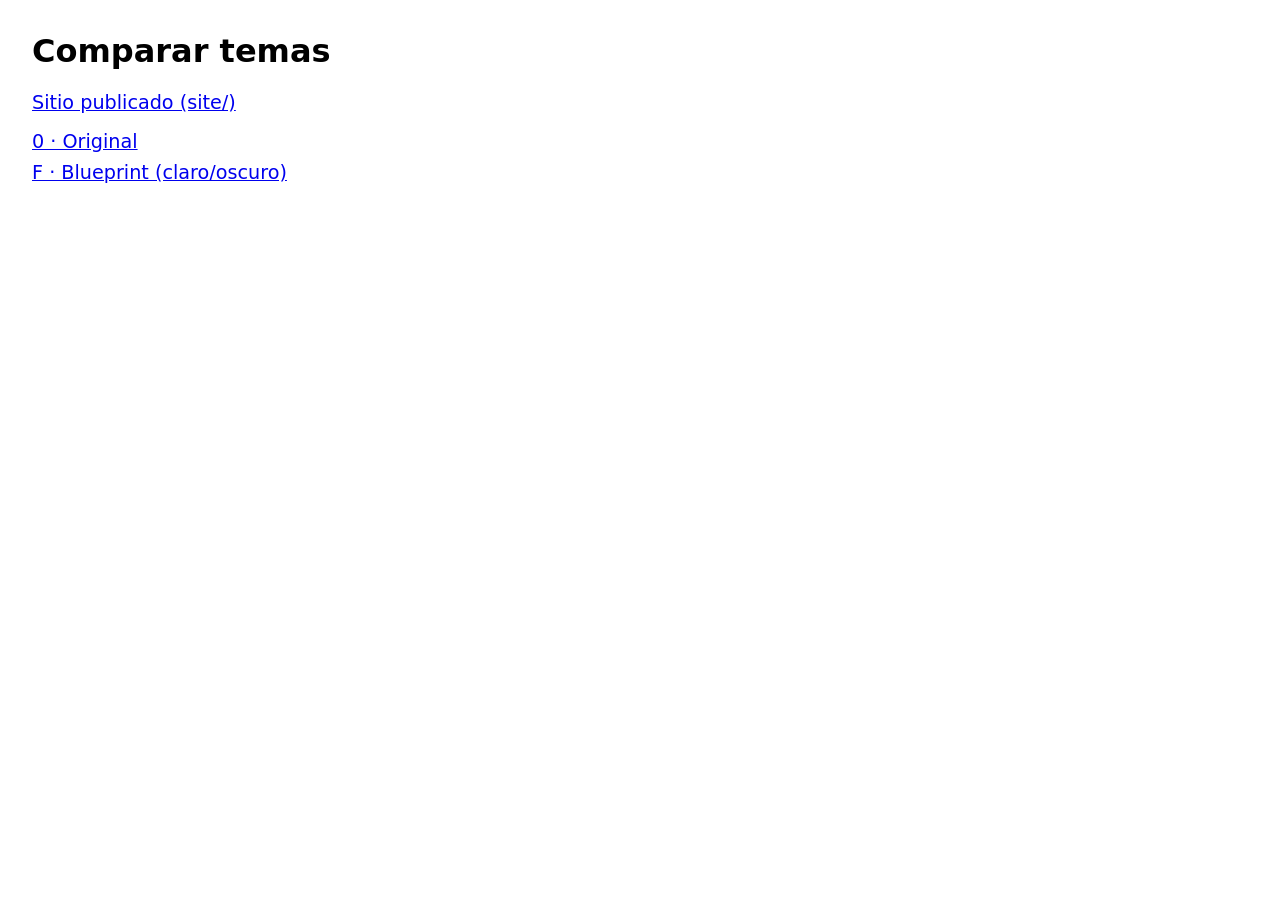
<file: previews/index.html>
<!DOCTYPE html>
<html lang="es">
<head><meta charset="utf-8"><title>Temas</title>
<style>body{font:16px system-ui;margin:2rem}a{display:block;margin:.5rem 0;font-size:1.2rem}</style></head>
<body>
<h1>Comparar temas</h1>
<p><a href="http://localhost:8000/">Sitio publicado (site/)</a></p>
<a href="original/">0 · Original</a>
<a href="blueprint-papel/">F · Blueprint (claro/oscuro)</a>
</body>
</html>
</file>
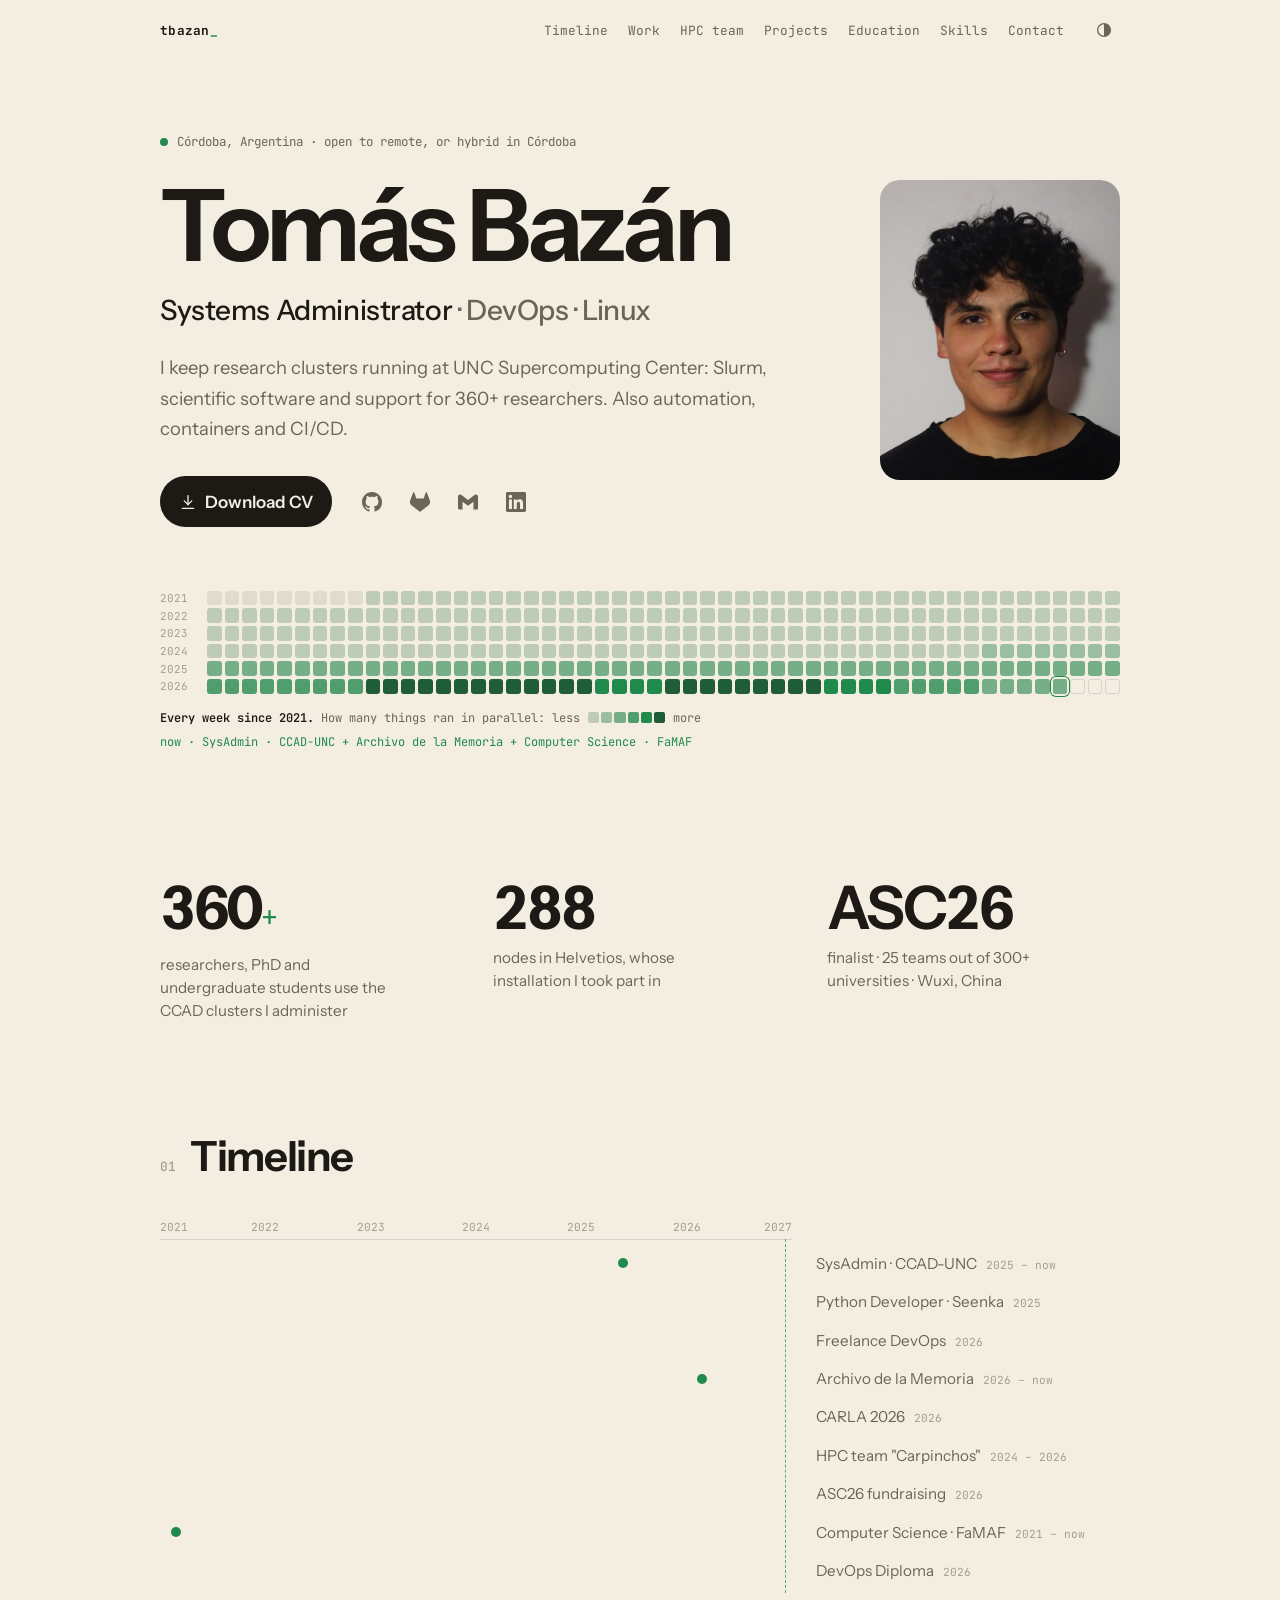
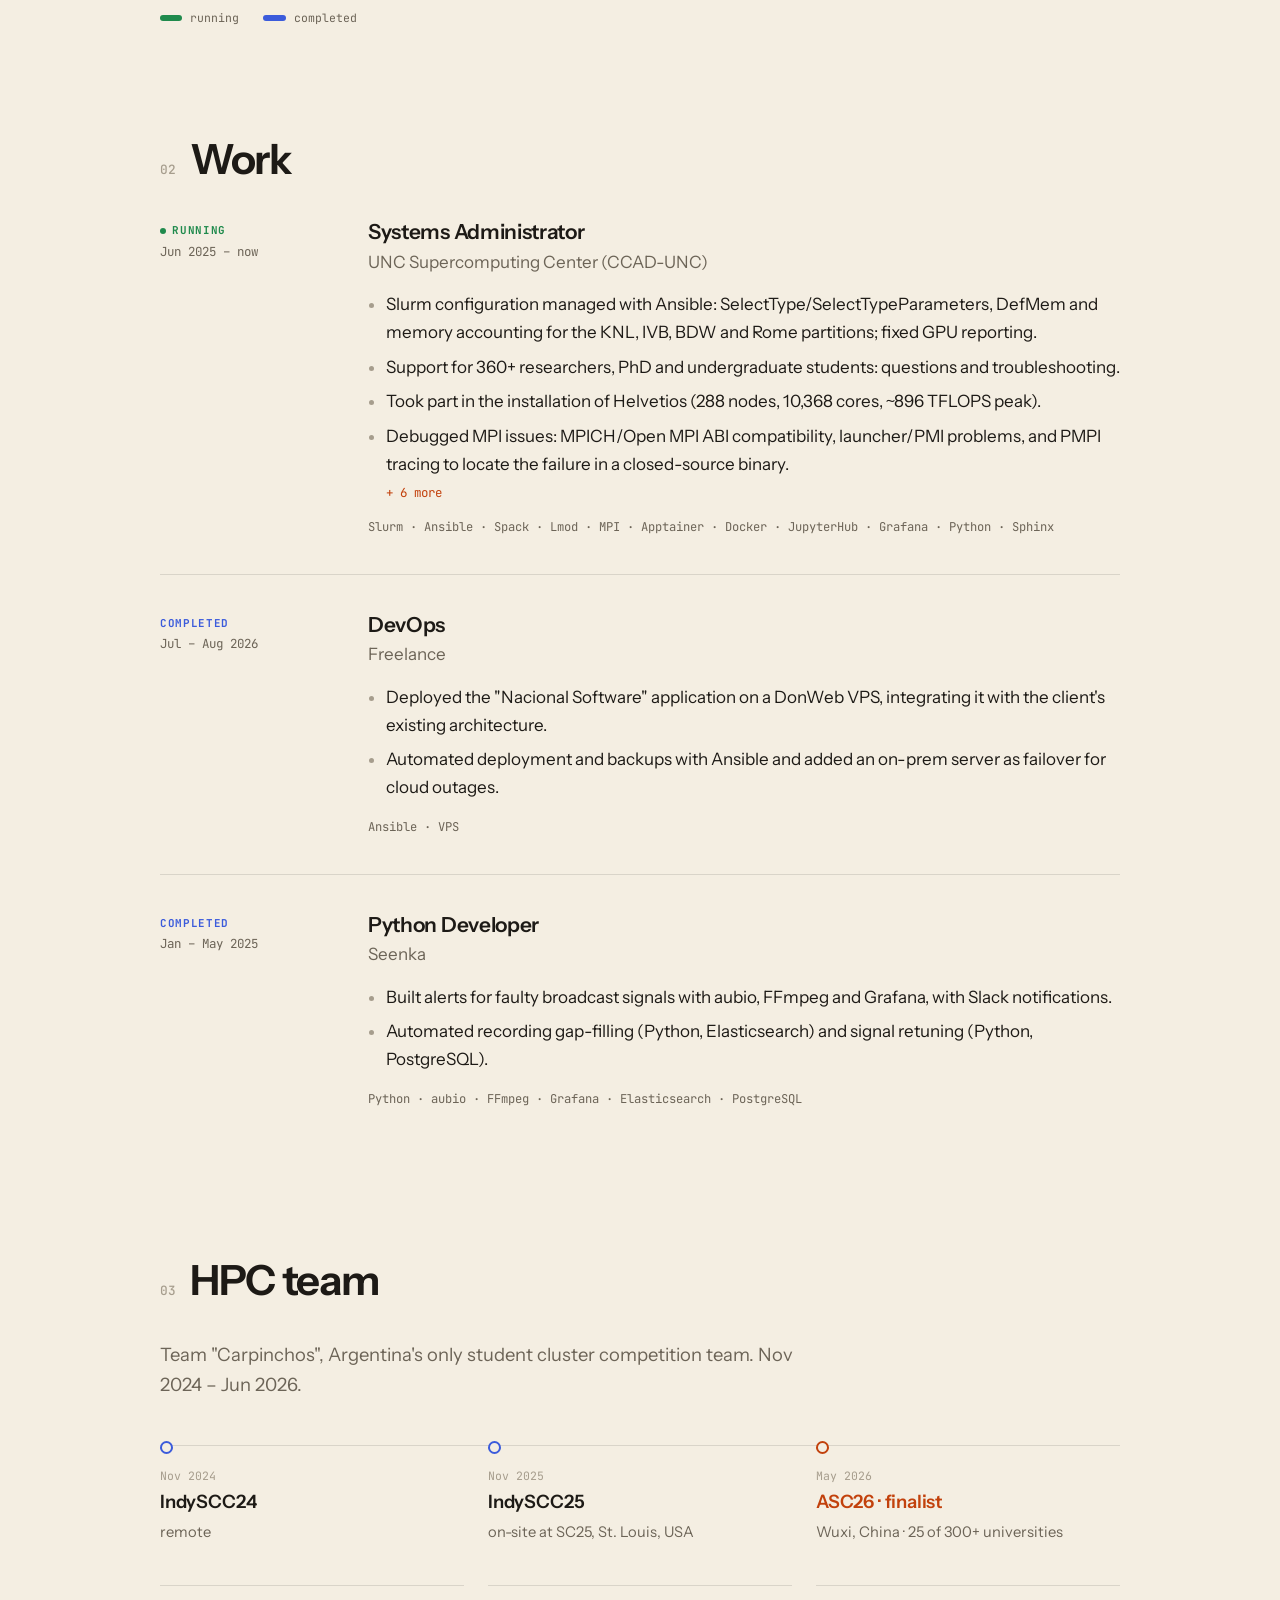
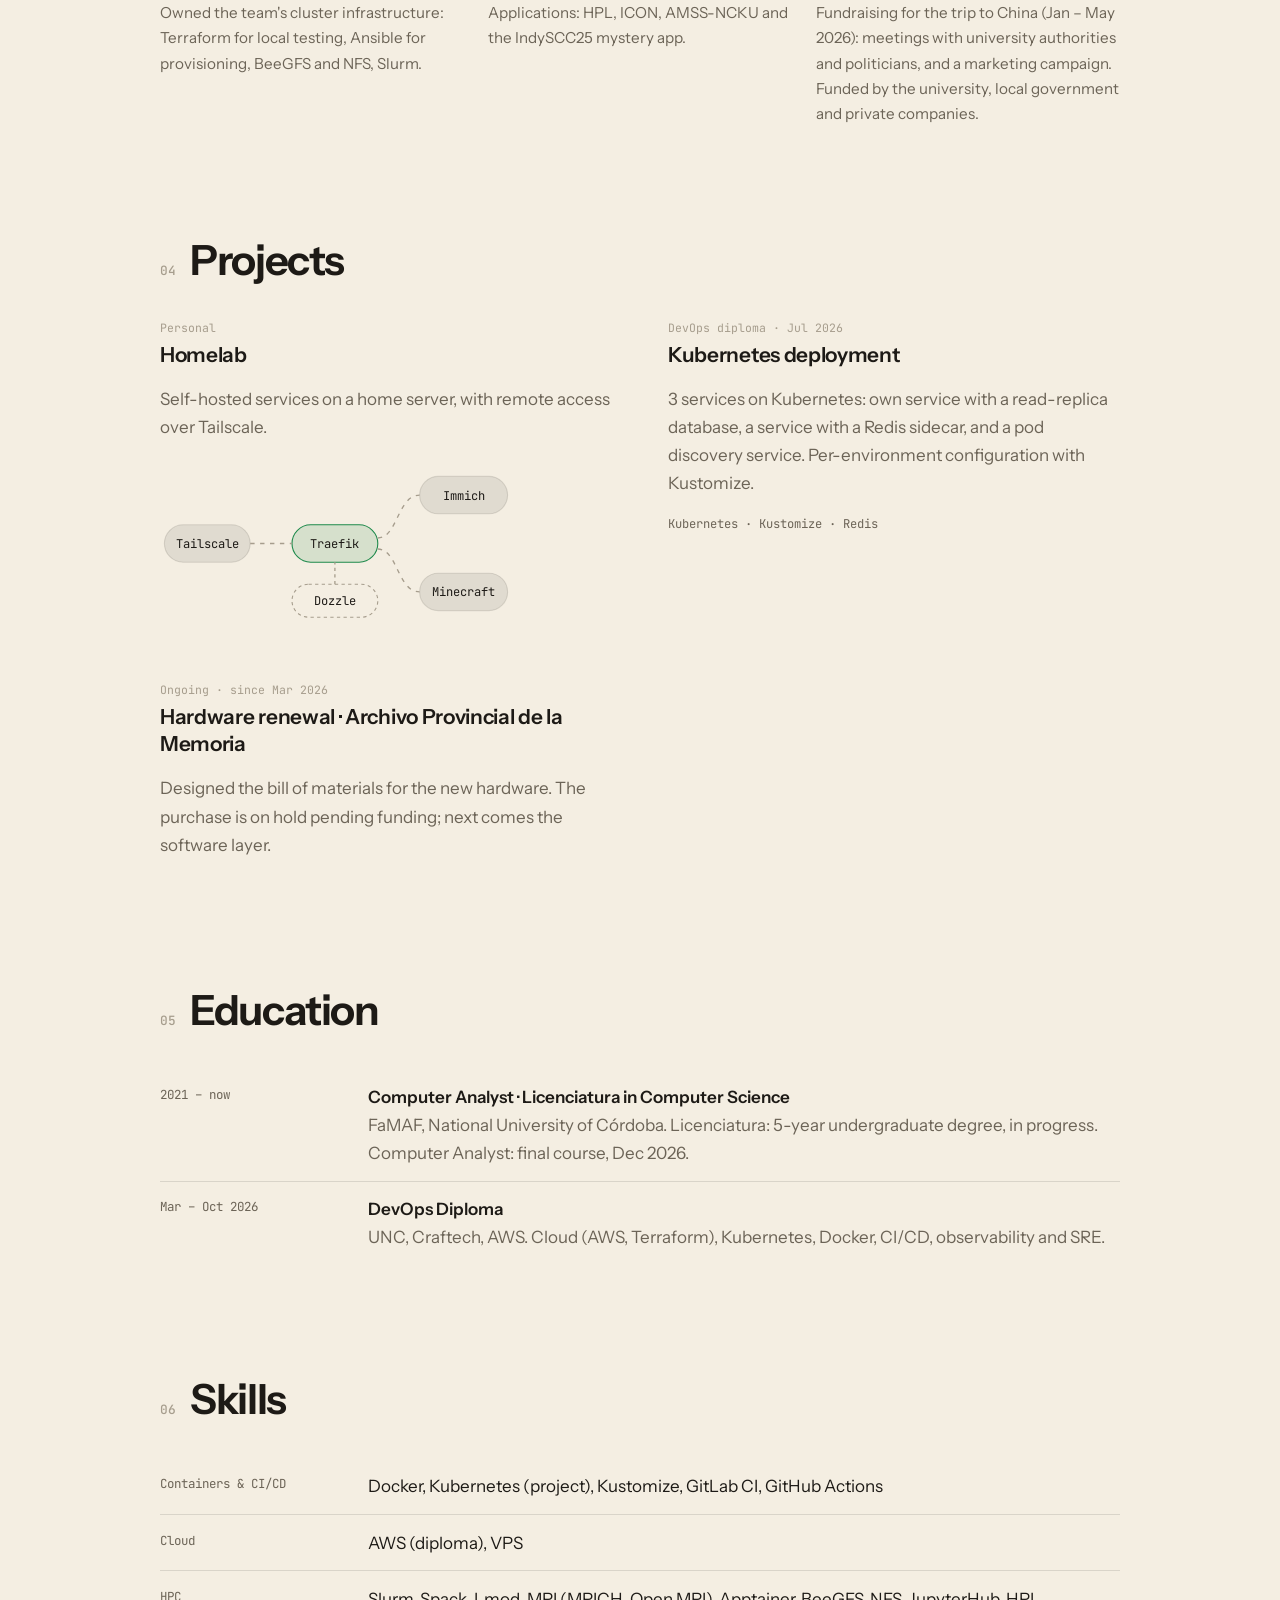
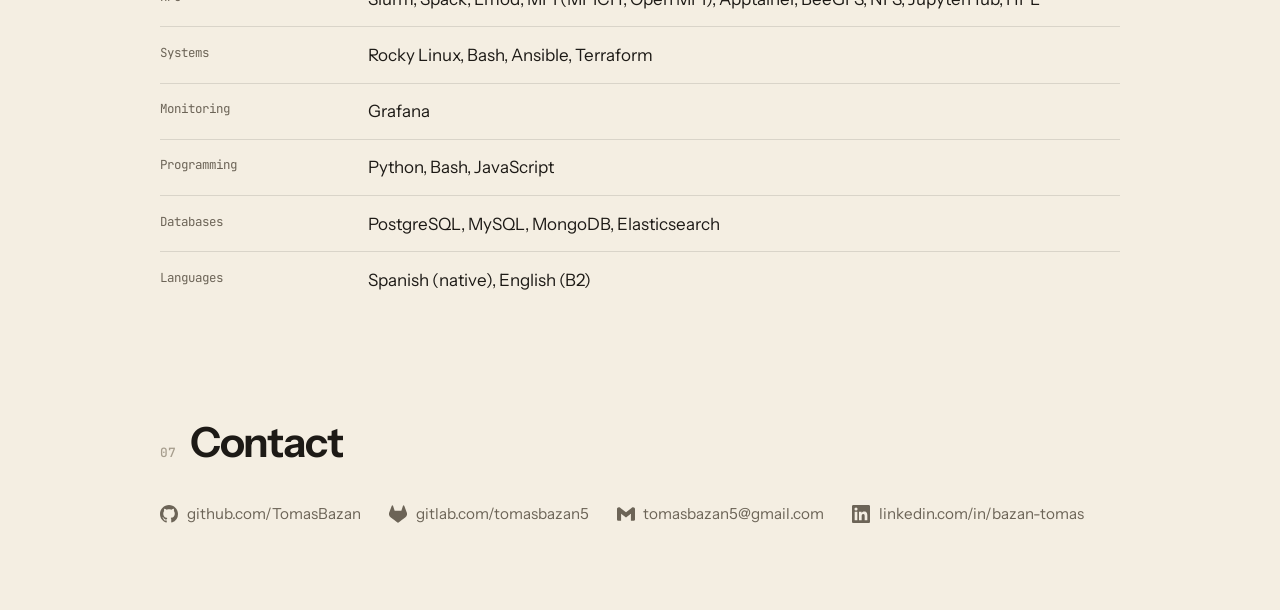
<file: site/index.html>
<!DOCTYPE html>
<html lang="en">
<head>
  <meta charset="utf-8">
  <meta name="viewport" content="width=device-width, initial-scale=1">
  <meta http-equiv="Content-Security-Policy" content="default-src 'none'; script-src 'self'; style-src 'self'; img-src 'self'; font-src 'self'; base-uri 'none'; form-action 'none'">
  <meta name="description" content="Tomás Bazán · Systems Administrator · DevOps · Linux · Córdoba, Argentina">
  <title>Tomás Bazán · Systems Administrator · DevOps</title>
  <link rel="stylesheet" href="style.css?v=4">
  <script src="app.js?v=3" defer></script>
</head>
<body>
  <svg width="0" height="0" class="sprite" aria-hidden="true">
    <symbol id="i-github" viewBox="0 0 16 16"><path fill="currentColor" d="M8 0C3.58 0 0 3.58 0 8c0 3.54 2.29 6.53 5.47 7.59.4.07.55-.17.55-.38 0-.19-.01-.82-.01-1.49-2.01.37-2.53-.49-2.69-.94-.09-.23-.48-.94-.82-1.13-.28-.15-.68-.52-.01-.53.63-.01 1.08.58 1.23.82.72 1.21 1.87.87 2.33.66.07-.52.28-.87.51-1.07-1.78-.2-3.64-.89-3.64-3.95 0-.87.31-1.59.82-2.15-.08-.2-.36-1.02.08-2.12 0 0 .67-.21 2.2.82.64-.18 1.32-.27 2-.27.68 0 1.36.09 2 .27 1.53-1.04 2.2-.82 2.2-.82.44 1.1.16 1.92.08 2.12.51.56.82 1.27.82 2.15 0 3.07-1.87 3.75-3.65 3.95.29.25.54.73.54 1.48 0 1.07-.01 1.93-.01 2.2 0 .21.15.46.55.38A8.01 8.01 0 0 0 16 8c0-4.42-3.58-8-8-8z"/></symbol>
    <symbol id="i-linkedin" viewBox="0 0 24 24"><path fill="currentColor" d="M20.45 20.45h-3.56v-5.57c0-1.33-.02-3.04-1.85-3.04-1.85 0-2.14 1.45-2.14 2.94v5.67H9.35V9h3.41v1.56h.05c.48-.9 1.64-1.85 3.37-1.85 3.6 0 4.27 2.37 4.27 5.46v6.28zM5.34 7.43a2.06 2.06 0 1 1 0-4.13 2.06 2.06 0 0 1 0 4.13zM7.12 20.45H3.56V9h3.56v11.45zM22.22 0H1.77C.79 0 0 .77 0 1.73v20.54C0 23.23.79 24 1.77 24h20.45c.98 0 1.78-.77 1.78-1.73V1.73C24 .77 23.2 0 22.22 0z"/></symbol>
    <symbol id="i-gitlab" viewBox="0 0 24 24"><path fill="currentColor" d="m23.6 9.593-.033-.086L20.3.98a.851.851 0 0 0-.336-.405.875.875 0 0 0-1 .054.875.875 0 0 0-.29.44L16.47 7.818H7.537L5.333 1.07a.857.857 0 0 0-.29-.441.875.875 0 0 0-1-.054.859.859 0 0 0-.336.405L.433 9.502l-.032.086a6.066 6.066 0 0 0 2.012 7.01l.01.009.03.021 4.977 3.727 2.462 1.863 1.5 1.132a1.009 1.009 0 0 0 1.22 0l1.499-1.132 2.461-1.863 5.006-3.75.013-.01a6.068 6.068 0 0 0 2.01-7.002z"/></symbol>
    <symbol id="i-gmail" viewBox="0 0 24 24"><path fill="currentColor" d="M24 5.457v13.909c0 .904-.732 1.636-1.636 1.636h-3.819V11.73L12 16.64l-6.545-4.91v9.273H1.636A1.636 1.636 0 0 1 0 19.366V5.457c0-2.023 2.309-3.178 3.927-1.964L5.455 4.64 12 9.548l6.545-4.91 1.528-1.145C21.69 2.28 24 3.434 24 5.457z"/></symbol>
    <symbol id="i-download" viewBox="0 0 24 24"><g fill="none" stroke="currentColor" stroke-width="1.75" stroke-linecap="round" stroke-linejoin="round"><path d="M12 3.5v12"/><path d="m7 10.5 5 5 5-5"/><path d="M4.5 20.5h15"/></g></symbol>
    <symbol id="i-arrow" viewBox="0 0 24 24"><g fill="none" stroke="currentColor" stroke-width="1.75" stroke-linecap="round" stroke-linejoin="round"><path d="M7 17 17 7"/><path d="M8.5 7H17v8.5"/></g></symbol>
    <symbol id="i-theme" viewBox="0 0 24 24"><g fill="none" stroke="currentColor" stroke-width="1.75"><circle cx="12" cy="12" r="8.5"/><path fill="currentColor" stroke="none" d="M12 3.5a8.5 8.5 0 0 1 0 17z"/></g></symbol>
  </svg>

  <a class="skip" href="#main">Skip to content</a>

  <header class="topbar">
    <a class="brand" href="#top">tbazan<span class="cursor" aria-hidden="true">_</span></a>
    <nav aria-label="Sections">
      <a href="#timeline">Timeline</a>
      <a href="#work">Work</a>
      <a href="#hpc">HPC team</a>
      <a href="#projects">Projects</a>
      <a href="#education">Education</a>
      <a href="#skills">Skills</a>
      <a href="#contact">Contact</a>
    </nav>
    <button class="theme" type="button" aria-label="Toggle dark mode"><svg width="18" height="18"><use href="#i-theme"/></svg></button>
  </header>

  <main id="main">
    <section class="hero" id="top">
      <div class="hero-id">
        <p class="eyebrow"><span class="dot" aria-hidden="true"></span>Córdoba, Argentina · open to remote, or hybrid in Córdoba</p>
      </div>
      <img class="portrait" src="img/photo.jpg" alt="Portrait of Tomás Bazán" width="600" height="750">
      <h1>Tomás Bazán</h1>
      <p class="role">Systems Administrator <span>· DevOps · Linux</span></p>
      <p class="lede">I keep research clusters running at UNC Supercomputing Center: Slurm, scientific
        software and support for 360+ researchers. Also automation, containers and CI/CD.</p>
      <p class="actions">
        <a class="primary" href="cv/Tomas-Bazan-CV-EN.pdf" type="application/pdf"><svg width="18" height="18"><use href="#i-download"/></svg>Download CV</a>
        <a class="icon-link" href="https://github.com/TomasBazan" aria-label="GitHub"><svg width="20" height="20"><use href="#i-github"/></svg></a>
        <a class="icon-link" href="https://gitlab.com/tomasbazan5" aria-label="GitLab"><svg width="20" height="20"><use href="#i-gitlab"/></svg></a>
        <a class="icon-link" href="mailto:tomasbazan5@gmail.com" aria-label="Email"><svg width="20" height="20"><use href="#i-gmail"/></svg></a>
        <a class="icon-link" href="https://www.linkedin.com/in/bazan-tomas" aria-label="LinkedIn"><svg width="20" height="20"><use href="#i-linkedin"/></svg></a>
      </p>

      <figure class="weeks" aria-label="Every week since March 2021, shaded by how many things ran in parallel: study, work and the HPC team">
        <div class="weeks-grid" aria-hidden="true"></div>
        <figcaption>
          <span><b>Every week since 2021.</b> How many things ran in parallel: <span class="scale" aria-hidden="true">less <i data-load="1"></i><i data-load="2"></i><i data-load="3"></i><i data-load="4"></i><i data-load="5"></i><i data-load="6"></i> more</span></span>
          <span class="readout" aria-live="polite"></span>
        </figcaption>
      </figure>
    </section>

    <section class="stats" aria-label="Highlights">
      <p><b data-count="360">360</b><i>+</i><span>researchers, PhD and undergraduate students use the CCAD clusters I administer</span></p>
      <p><b data-count="288">288</b><span>nodes in Helvetios, whose installation I took part in</span></p>
      <p><b>ASC26</b><span>finalist · 25 teams out of 300+ universities · Wuxi, China</span></p>
    </section>

    <section id="timeline">
      <h2><span class="num">01</span>Timeline</h2>
      <div class="gantt">
        <div class="axis" aria-hidden="true"></div>
        <ol class="jobs">
          <li class="job" data-start="2025-06"><a href="#ccad"><span class="track"><span class="bar"></span></span><span class="label">SysAdmin · CCAD-UNC <small>2025 – now</small></span></a></li>
          <li class="job" data-start="2025-01" data-end="2025-05"><a href="#seenka"><span class="track"><span class="bar"></span></span><span class="label">Python Developer · Seenka <small>2025</small></span></a></li>
          <li class="job" data-start="2026-07" data-end="2026-08"><a href="#freelance"><span class="track"><span class="bar"></span></span><span class="label">Freelance DevOps <small>2026</small></span></a></li>
          <li class="job" data-start="2026-03"><a href="#memoria"><span class="track"><span class="bar"></span></span><span class="label">Archivo de la Memoria <small>2026 – now</small></span></a></li>
          <li class="job" data-start="2026-07" data-end="2026-09"><a href="#ccad"><span class="track"><span class="bar"></span></span><span class="label">CARLA 2026 <small>2026</small></span></a></li>
          <li class="job" data-start="2024-11" data-end="2026-06"><a href="#hpc"><span class="track"><span class="bar"></span></span><span class="label">HPC team "Carpinchos" <small>2024 – 2026</small></span></a></li>
          <li class="job" data-start="2026-01" data-end="2026-05"><a href="#hpc"><span class="track"><span class="bar"></span></span><span class="label">ASC26 fundraising <small>2026</small></span></a></li>
          <li class="job" data-start="2021-03"><a href="#education"><span class="track"><span class="bar"></span></span><span class="label">Computer Science · FaMAF <small>2021 – now</small></span></a></li>
          <li class="job" data-start="2026-03" data-end="2026-10"><a href="#education"><span class="track"><span class="bar"></span></span><span class="label">DevOps Diploma <small>2026</small></span></a></li>
        </ol>
        <p class="legend"><span class="run">running</span><span class="done">completed</span></p>
      </div>
    </section>

    <section id="work">
      <h2><span class="num">02</span>Work</h2>

      <article class="role-entry" id="ccad">
        <p class="when"><span class="state run">RUNNING</span>Jun 2025 – now</p>
        <div>
          <h3>Systems Administrator</h3>
          <p class="org">UNC Supercomputing Center (CCAD-UNC)</p>
          <ul>
            <li>Slurm configuration managed with Ansible: SelectType/SelectTypeParameters, DefMem and memory accounting for the KNL, IVB, BDW and Rome partitions; fixed GPU reporting.</li>
            <li>Support for 360+ researchers, PhD and undergraduate students: questions and troubleshooting.</li>
            <li>Took part in the installation of Helvetios (288 nodes, 10,368 cores, ~896 TFLOPS peak).</li>
            <li>Debugged MPI issues: MPICH/Open MPI ABI compatibility, launcher/PMI problems, and PMPI tracing to locate the failure in a closed-source binary.</li>
          </ul>
          <details>
            <summary>6 more</summary>
            <ul>
              <li>Installed scientific software with Spack (local repositories, Lmod modules), Docker/Apptainer, Conda/Mamba and Autotools: BEAST, VASP and OpenDroneMap for INTA Salta (Apptainer, then JupyterHub with GPU); diagnosed WRF-ELEC and TNT/MPI builds.</li>
              <li>Monitored cluster usage with Slurm, Grafana and Python scripts to detect underutilization.</li>
              <li>Evaluating new tools: croc (data transfer between nodes) and Arbiter3 (resource limits on login nodes, in progress).</li>
              <li>Wrote user documentation for the center's wiki (Sphinx/ReadTheDocs). Verified data for the Latin American HPC infrastructure survey presented at CARLA 2026 (SCALAC Council Meeting).</li>
              <li>Outreach: guided datacenter tours and talks about HPC in Latin America.</li>
              <li>CARLA 2026 (Córdoba): advisor of a student competition team; after the team withdrew, helped organize the event: certifications, hardware setup and on-site support.</li>
            </ul>
          </details>
          <p class="stack">Slurm · Ansible · Spack · Lmod · MPI · Apptainer · Docker · JupyterHub · Grafana · Python · Sphinx</p>
        </div>
      </article>

      <article class="role-entry" id="freelance">
        <p class="when"><span class="state">COMPLETED</span>Jul – Aug 2026</p>
        <div>
          <h3>DevOps</h3>
          <p class="org">Freelance</p>
          <ul>
            <li>Deployed the "Nacional Software" application on a DonWeb VPS, integrating it with the client's existing architecture.</li>
            <li>Automated deployment and backups with Ansible and added an on-prem server as failover for cloud outages.</li>
          </ul>
          <p class="stack">Ansible · VPS</p>
        </div>
      </article>

      <article class="role-entry" id="seenka">
        <p class="when"><span class="state">COMPLETED</span>Jan – May 2025</p>
        <div>
          <h3>Python Developer</h3>
          <p class="org">Seenka</p>
          <ul>
            <li>Built alerts for faulty broadcast signals with aubio, FFmpeg and Grafana, with Slack notifications.</li>
            <li>Automated recording gap-filling (Python, Elasticsearch) and signal retuning (Python, PostgreSQL).</li>
          </ul>
          <p class="stack">Python · aubio · FFmpeg · Grafana · Elasticsearch · PostgreSQL</p>
        </div>
      </article>
    </section>

    <section id="hpc">
      <h2><span class="num">03</span>HPC team</h2>
      <p class="intro">Team "Carpinchos", Argentina's only student cluster competition team. Nov 2024 – Jun 2026.</p>
      <ol class="milestones">
        <li><span class="m-date">Nov 2024</span><b>IndySCC24</b><span>remote</span></li>
        <li><span class="m-date">Nov 2025</span><b>IndySCC25</b><span>on-site at SC25, St. Louis, USA</span></li>
        <li class="peak"><span class="m-date">May 2026</span><b>ASC26 · finalist</b><span>Wuxi, China · 25 of 300+ universities</span></li>
      </ol>
      <ul class="cols">
        <li>Owned the team's cluster infrastructure: Terraform for local testing, Ansible for provisioning, BeeGFS and NFS, Slurm.</li>
        <li>Applications: HPL, ICON, AMSS-NCKU and the IndySCC25 mystery app.</li>
        <li>Fundraising for the trip to China (Jan – May 2026): meetings with university authorities and politicians, and a marketing campaign. Funded by the university, local government and private companies.</li>
      </ul>
    </section>

    <section id="projects">
      <h2><span class="num">04</span>Projects</h2>
      <div class="projects">
        <article>
          <p class="kicker">Personal</p>
          <h3>Homelab</h3>
          <p>Self-hosted services on a home server, with remote access over Tailscale.</p>
          <svg class="diagram" viewBox="0 0 320 150" role="img" aria-label="Diagram: Tailscale into Traefik, which routes to Immich and Minecraft; Dozzle reads container logs">
            <g class="d-node"><rect x="4" y="58" width="78" height="34" rx="17"/><text x="43" y="79">Tailscale</text></g>
            <g class="d-node accent"><rect x="120" y="58" width="78" height="34" rx="17"/><text x="159" y="79">Traefik</text></g>
            <g class="d-node"><rect x="236" y="14" width="80" height="34" rx="17"/><text x="276" y="35">Immich</text></g>
            <g class="d-node"><rect x="236" y="102" width="80" height="34" rx="17"/><text x="276" y="123">Minecraft</text></g>
            <g class="d-node ghost"><rect x="120" y="112" width="78" height="30" rx="15"/><text x="159" y="131">Dozzle</text></g>
            <path class="d-link" d="M82 75h38"/>
            <path class="d-link" d="M198 70c18 0 18-39 38-39"/>
            <path class="d-link" d="M198 80c18 0 18 39 38 39"/>
            <path class="d-link dashed" d="M159 112V92"/>
          </svg>
        </article>
        <article>
          <p class="kicker">DevOps diploma · Jul 2026</p>
          <h3>Kubernetes deployment</h3>
          <p>3 services on Kubernetes: own service with a read-replica database, a service with a Redis sidecar, and a pod discovery service. Per-environment configuration with Kustomize.</p>
          <p class="stack">Kubernetes · Kustomize · Redis</p>
        </article>
        <article id="memoria">
          <p class="kicker">Ongoing · since Mar 2026</p>
          <h3>Hardware renewal · Archivo Provincial de la Memoria</h3>
          <p>Designed the bill of materials for the new hardware. The purchase is on hold pending funding; next comes the software layer.</p>
        </article>
      </div>
    </section>

    <section id="education">
      <h2><span class="num">05</span>Education</h2>
      <dl class="rows">
        <div><dt>2021 – now</dt><dd><b>Computer Analyst · Licenciatura in Computer Science</b> FaMAF, National University of Córdoba. Licenciatura: 5-year undergraduate degree, in progress. Computer Analyst: final course, Dec 2026.</dd></div>
        <div><dt>Mar – Oct 2026</dt><dd><b>DevOps Diploma</b> UNC, Craftech, AWS. Cloud (AWS, Terraform), Kubernetes, Docker, CI/CD, observability and SRE.</dd></div>
      </dl>
    </section>

    <section id="skills">
      <h2><span class="num">06</span>Skills</h2>
      <dl class="rows">
        <div><dt>Containers &amp; CI/CD</dt><dd>Docker, Kubernetes (project), Kustomize, GitLab CI, GitHub Actions</dd></div>
        <div><dt>Cloud</dt><dd>AWS (diploma), VPS</dd></div>
        <div><dt>HPC</dt><dd>Slurm, Spack, Lmod, MPI (MPICH, Open MPI), Apptainer, BeeGFS, NFS, JupyterHub, HPL</dd></div>
        <div><dt>Systems</dt><dd>Rocky Linux, Bash, Ansible, Terraform</dd></div>
        <div><dt>Monitoring</dt><dd>Grafana</dd></div>
        <div><dt>Programming</dt><dd>Python, Bash, JavaScript</dd></div>
        <div><dt>Databases</dt><dd>PostgreSQL, MySQL, MongoDB, Elasticsearch</dd></div>
        <div><dt>Languages</dt><dd>Spanish (native), English (B2)</dd></div>
      </dl>
    </section>

    <section id="contact">
      <h2><span class="num">07</span>Contact</h2>
      <ul class="contact">
        <li><a href="https://github.com/TomasBazan"><svg width="18" height="18"><use href="#i-github"/></svg>github.com/TomasBazan</a></li>
        <li><a href="https://gitlab.com/tomasbazan5"><svg width="18" height="18"><use href="#i-gitlab"/></svg>gitlab.com/tomasbazan5</a></li>
        <li><a href="mailto:tomasbazan5@gmail.com"><svg width="18" height="18"><use href="#i-gmail"/></svg>tomasbazan5@gmail.com</a></li>
        <li><a href="https://www.linkedin.com/in/bazan-tomas"><svg width="18" height="18"><use href="#i-linkedin"/></svg>linkedin.com/in/bazan-tomas</a></li>
      </ul>
    </section>
  </main>
</body>
</html>
</file>
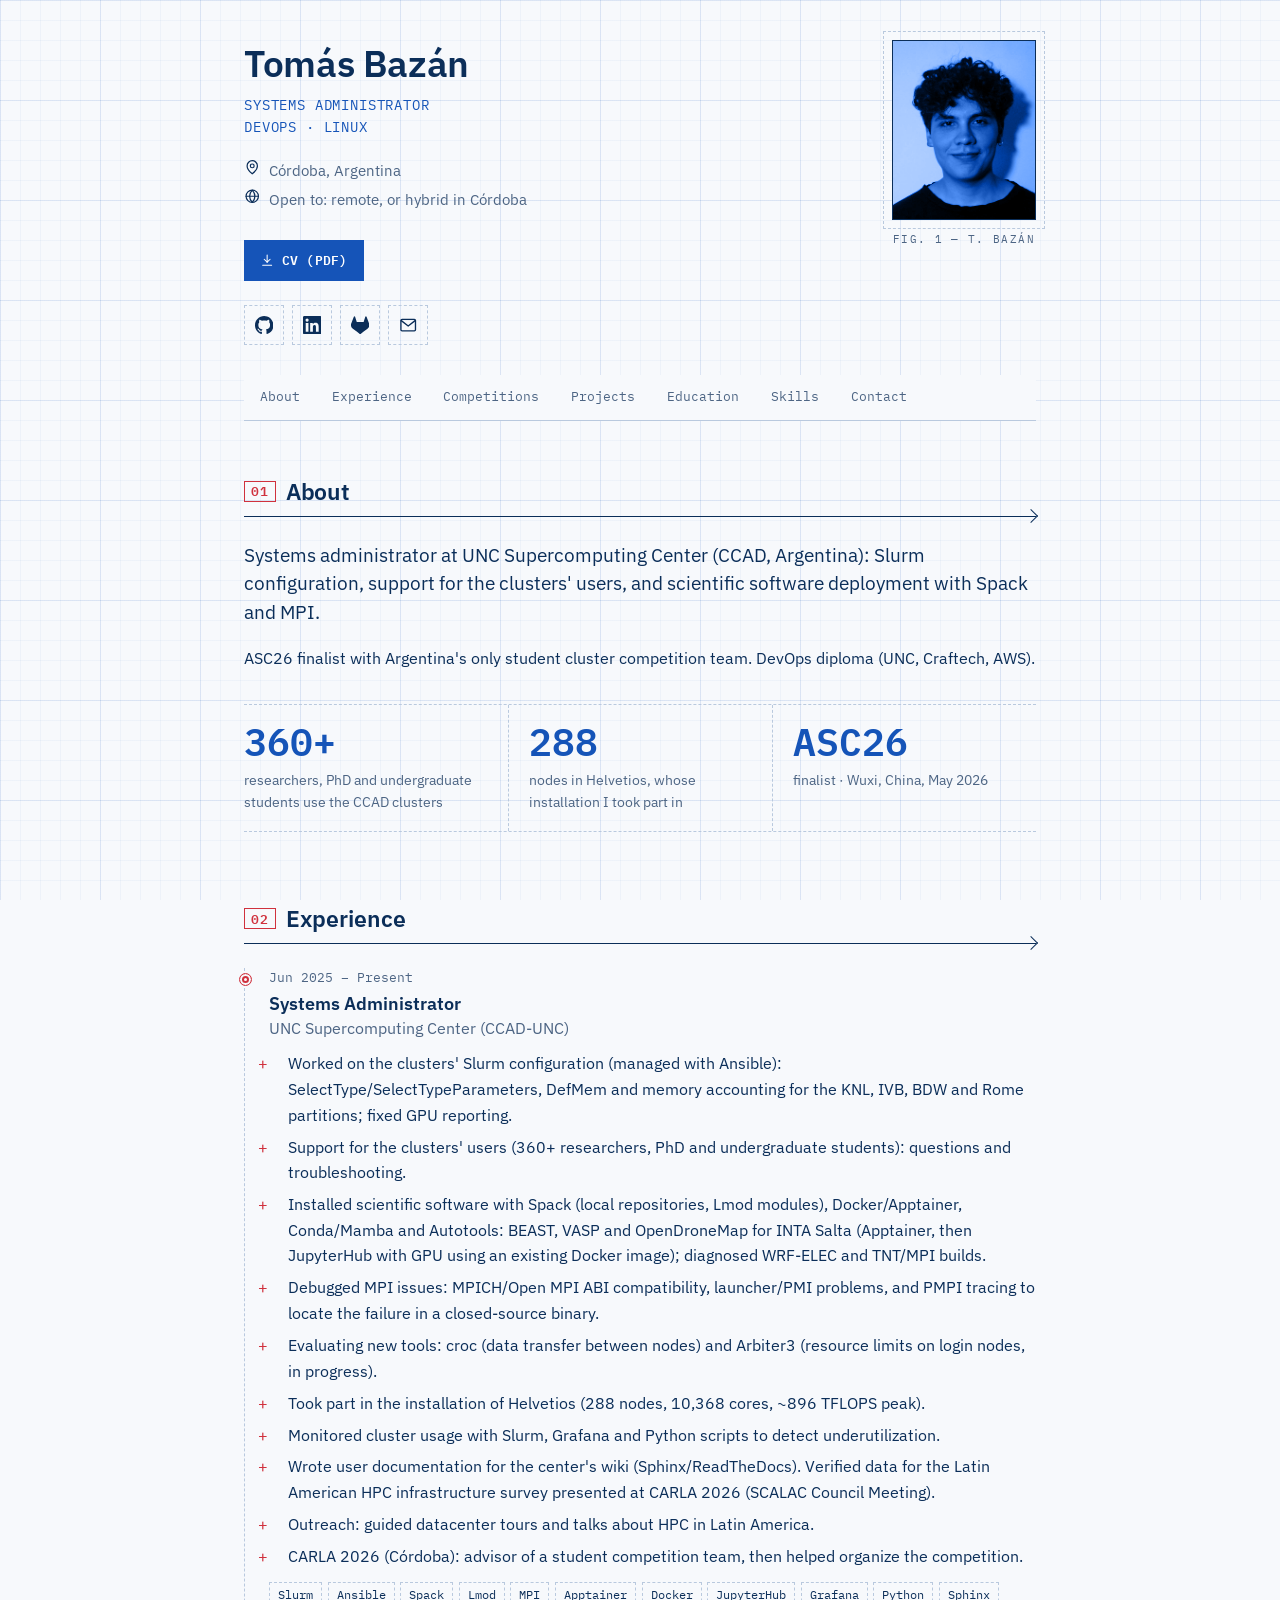
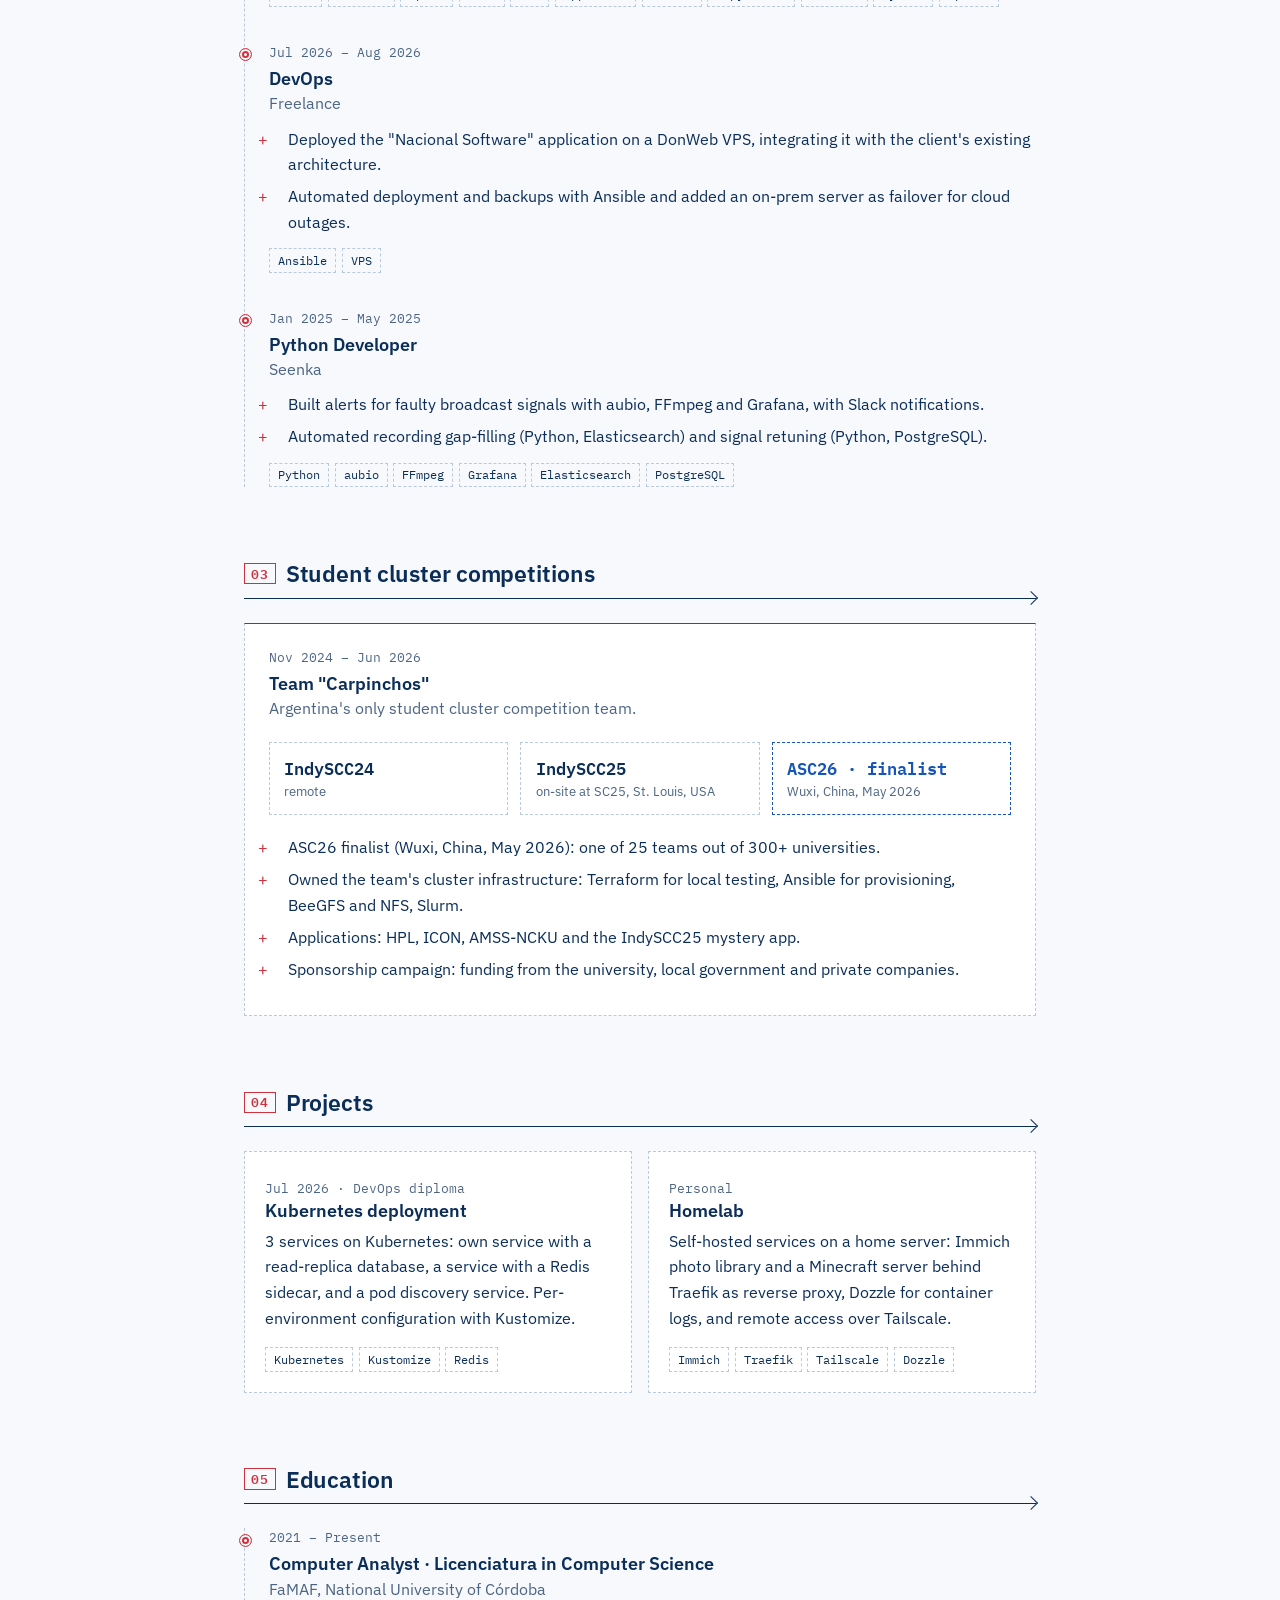
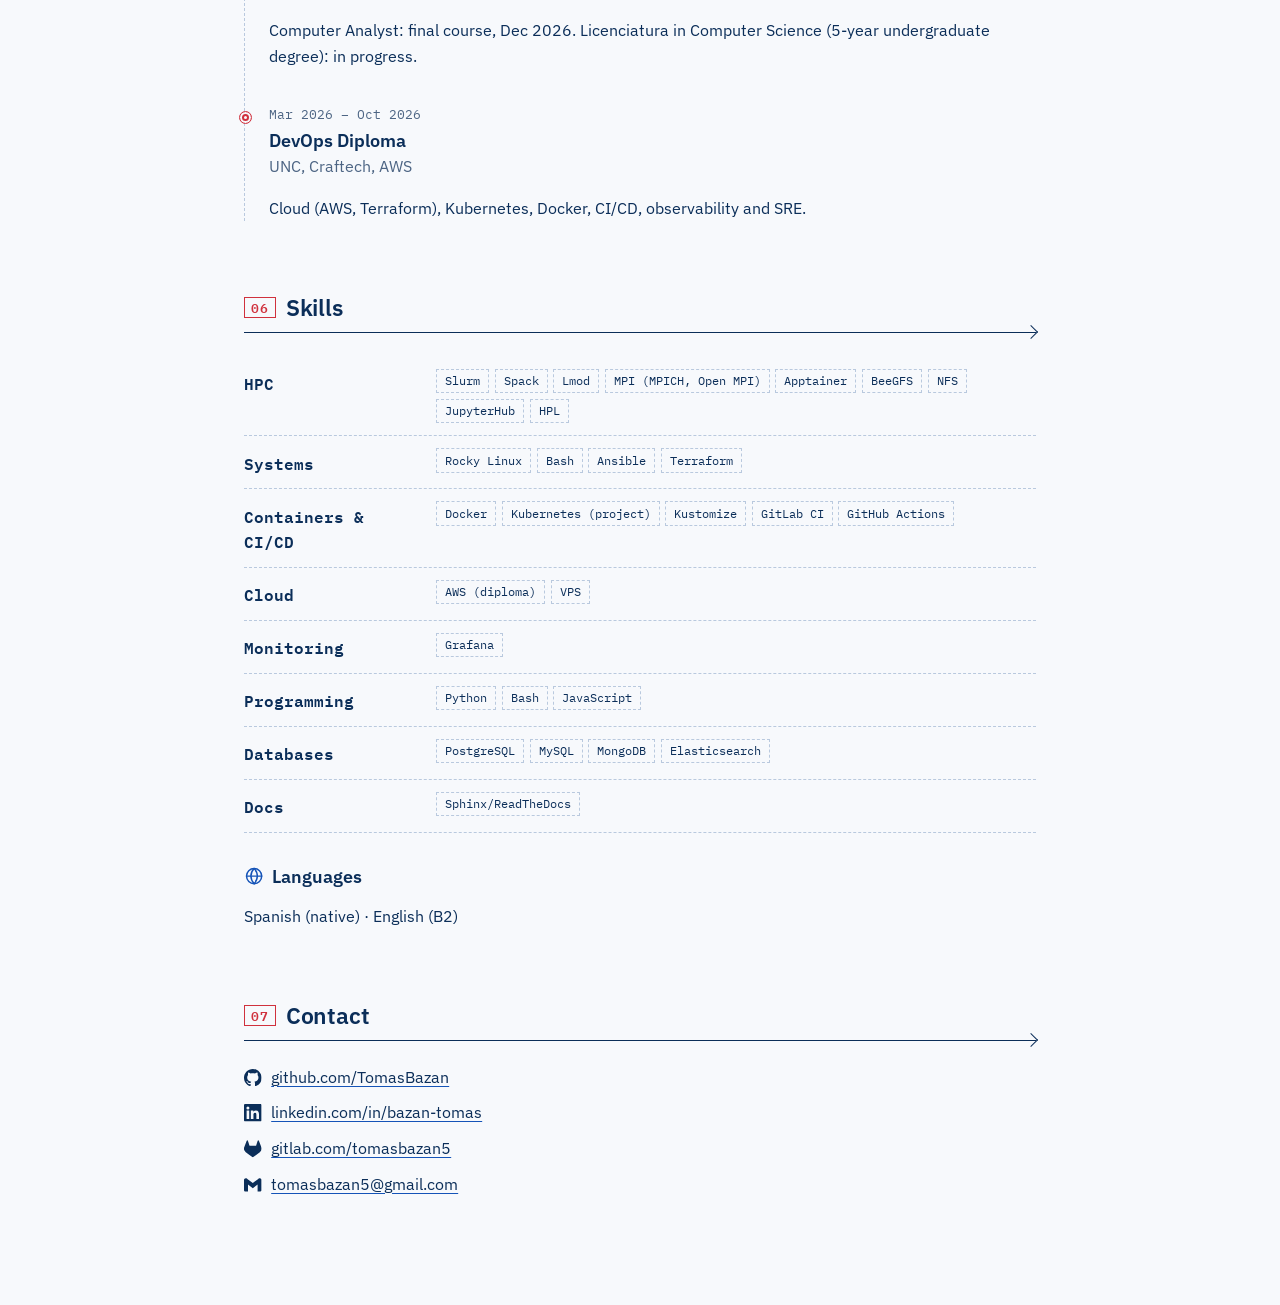
<file: previews/blueprint-papel/index.html>
<!DOCTYPE html>
<html lang="en">
<head>
  <meta charset="utf-8">
  <meta name="viewport" content="width=device-width, initial-scale=1">
  <meta http-equiv="Content-Security-Policy" content="default-src 'none'; style-src 'self'; img-src 'self'; font-src 'self'; base-uri 'none'; form-action 'none'">
  <meta name="referrer" content="no-referrer">
  <meta name="color-scheme" content="light dark">
  <meta name="description" content="Tomás Bazán · Systems Administrator · DevOps · Linux · Córdoba, Argentina">
  <title>Tomás Bazán · Systems Administrator · DevOps</title>
  <link rel="stylesheet" href="/previews/source/style.css?v=7">
  <link rel="stylesheet" href="theme.css?v=1794147973">
</head>
<body>
  <!-- Icon sprite: hand-drawn strokes plus GitHub, LinkedIn and GitLab marks. -->
  <svg class="sprite" aria-hidden="true" xmlns="http://www.w3.org/2000/svg">
    <symbol id="i-github" viewBox="0 0 16 16"><path fill="currentColor" d="M8 0C3.58 0 0 3.58 0 8c0 3.54 2.29 6.53 5.47 7.59.4.07.55-.17.55-.38 0-.19-.01-.82-.01-1.49-2.01.37-2.53-.49-2.69-.94-.09-.23-.48-.94-.82-1.13-.28-.15-.68-.52-.01-.53.63-.01 1.08.58 1.23.82.72 1.21 1.87.87 2.33.66.07-.52.28-.87.51-1.07-1.78-.2-3.64-.89-3.64-3.95 0-.87.31-1.59.82-2.15-.08-.2-.36-1.02.08-2.12 0 0 .67-.21 2.2.82.64-.18 1.32-.27 2-.27.68 0 1.36.09 2 .27 1.53-1.04 2.2-.82 2.2-.82.44 1.1.16 1.92.08 2.12.51.56.82 1.27.82 2.15 0 3.07-1.87 3.75-3.65 3.95.29.25.54.73.54 1.48 0 1.07-.01 1.93-.01 2.2 0 .21.15.46.55.38A8.01 8.01 0 0 0 16 8c0-4.42-3.58-8-8-8z"/></symbol>
    <symbol id="i-linkedin" viewBox="0 0 24 24"><path fill="currentColor" d="M20.45 20.45h-3.56v-5.57c0-1.33-.02-3.04-1.85-3.04-1.85 0-2.14 1.45-2.14 2.94v5.67H9.35V9h3.41v1.56h.05c.48-.9 1.64-1.85 3.37-1.85 3.6 0 4.27 2.37 4.27 5.46v6.28zM5.34 7.43a2.06 2.06 0 1 1 0-4.13 2.06 2.06 0 0 1 0 4.13zM7.12 20.45H3.56V9h3.56v11.45zM22.22 0H1.77C.79 0 0 .77 0 1.73v20.54C0 23.23.79 24 1.77 24h20.45c.98 0 1.78-.77 1.78-1.73V1.73C24 .77 23.2 0 22.22 0z"/></symbol>
    <symbol id="i-gitlab" viewBox="0 0 24 24"><path fill="currentColor" d="m23.6 9.593-.033-.086L20.3.98a.851.851 0 0 0-.336-.405.875.875 0 0 0-1 .054.875.875 0 0 0-.29.44L16.47 7.818H7.537L5.333 1.07a.857.857 0 0 0-.29-.441.875.875 0 0 0-1-.054.859.859 0 0 0-.336.405L.433 9.502l-.032.086a6.066 6.066 0 0 0 2.012 7.01l.01.009.03.021 4.977 3.727 2.462 1.863 1.5 1.132a1.009 1.009 0 0 0 1.22 0l1.499-1.132 2.461-1.863 5.006-3.75.013-.01a6.068 6.068 0 0 0 2.01-7.002z"/></symbol>
    <symbol id="i-gmail" viewBox="0 0 24 24"><path fill="currentColor" d="M24 5.457v13.909c0 .904-.732 1.636-1.636 1.636h-3.819V11.73L12 16.64l-6.545-4.91v9.273H1.636A1.636 1.636 0 0 1 0 19.366V5.457c0-2.023 2.309-3.178 3.927-1.964L5.455 4.64 12 9.548l6.545-4.91 1.528-1.145C21.69 2.28 24 3.434 24 5.457z"/></symbol>
    <symbol id="i-mail" viewBox="0 0 24 24"><g fill="none" stroke="currentColor" stroke-width="1.75" stroke-linecap="round" stroke-linejoin="round"><rect x="2.5" y="4.5" width="19" height="15" rx="1.5"/><path d="m3 6 9 7 9-7"/></g></symbol>
    <symbol id="i-pin" viewBox="0 0 24 24"><g fill="none" stroke="currentColor" stroke-width="1.75" stroke-linecap="round" stroke-linejoin="round"><path d="M19.5 10c0 5.5-7.5 11.5-7.5 11.5S4.5 15.5 4.5 10a7.5 7.5 0 0 1 15 0z"/><circle cx="12" cy="10" r="2.75"/></g></symbol>
    <symbol id="i-download" viewBox="0 0 24 24"><g fill="none" stroke="currentColor" stroke-width="1.75" stroke-linecap="round" stroke-linejoin="round"><path d="M12 3.5v12"/><path d="m7 10.5 5 5 5-5"/><path d="M4.5 20.5h15"/></g></symbol>
    <symbol id="i-arrow" viewBox="0 0 24 24"><g fill="none" stroke="currentColor" stroke-width="1.75" stroke-linecap="round" stroke-linejoin="round"><path d="M7 17 17 7"/><path d="M8.5 7H17v8.5"/></g></symbol>
    <symbol id="i-user" viewBox="0 0 24 24"><g fill="none" stroke="currentColor" stroke-width="1.75" stroke-linecap="round" stroke-linejoin="round"><circle cx="12" cy="8" r="4"/><path d="M4 21c0-4 3.6-6.5 8-6.5s8 2.5 8 6.5"/></g></symbol>
    <symbol id="i-briefcase" viewBox="0 0 24 24"><g fill="none" stroke="currentColor" stroke-width="1.75" stroke-linecap="round" stroke-linejoin="round"><rect x="3" y="7" width="18" height="13" rx="1.5"/><path d="M8.5 7V5a1.5 1.5 0 0 1 1.5-1.5h4A1.5 1.5 0 0 1 15.5 5v2"/><path d="M3 13h18"/></g></symbol>
    <symbol id="i-server" viewBox="0 0 24 24"><g fill="none" stroke="currentColor" stroke-width="1.75" stroke-linecap="round" stroke-linejoin="round"><rect x="3" y="3.5" width="18" height="7" rx="1"/><rect x="3" y="13.5" width="18" height="7" rx="1"/><path d="M7 7h.01M7 17h.01M11 7h6M11 17h6"/></g></symbol>
    <symbol id="i-code" viewBox="0 0 24 24"><g fill="none" stroke="currentColor" stroke-width="1.75" stroke-linecap="round" stroke-linejoin="round"><path d="m8 6-6 6 6 6"/><path d="m16 6 6 6-6 6"/><path d="m14 4-4 16"/></g></symbol>
    <symbol id="i-cap" viewBox="0 0 24 24"><g fill="none" stroke="currentColor" stroke-width="1.75" stroke-linecap="round" stroke-linejoin="round"><path d="M2 9.5 12 4.5l10 5-10 5z"/><path d="M6 11.5v5c0 1.5 2.7 3 6 3s6-1.5 6-3v-5"/><path d="M22 9.5v5"/></g></symbol>
    <symbol id="i-layers" viewBox="0 0 24 24"><g fill="none" stroke="currentColor" stroke-width="1.75" stroke-linecap="round" stroke-linejoin="round"><path d="M12 3 2 8l10 5 10-5z"/><path d="m2 12.5 10 5 10-5"/><path d="m2 17 10 5 10-5"/></g></symbol>
    <symbol id="i-globe" viewBox="0 0 24 24"><g fill="none" stroke="currentColor" stroke-width="1.75" stroke-linecap="round" stroke-linejoin="round"><circle cx="12" cy="12" r="9"/><path d="M3 12h18"/><path d="M12 3c2.5 2.6 3.8 5.6 3.8 9s-1.3 6.4-3.8 9c-2.5-2.6-3.8-5.6-3.8-9S9.5 5.6 12 3z"/></g></symbol>
  </svg>

  <div class="layout">
    <header class="profile">
      <div class="photo-frame"><img class="photo" src="/site/img/photo.jpg" alt="Portrait of Tomás Bazán" width="480" height="600"></div>
      <h1>Tomás Bazán</h1>
      <p class="headline">Systems Administrator<br>DevOps · Linux</p>

      <ul class="facts">
        <li><svg class="icon" width="18" height="18"><use href="#i-pin"/></svg>Córdoba, Argentina</li>
        <li><svg class="icon" width="18" height="18"><use href="#i-globe"/></svg>Open to: remote, or hybrid in Córdoba</li>
      </ul>

      <div class="downloads">
        <a class="button" href="/site/cv/Tomas-Bazan-CV-EN.pdf" type="application/pdf"><svg class="icon" width="18" height="18"><use href="#i-download"/></svg>CV (PDF)</a>
      </div>

      <ul class="social">
        <li><a href="https://github.com/TomasBazan" aria-label="GitHub"><svg class="icon" width="18" height="18"><use href="#i-github"/></svg></a></li>
        <li><a href="https://www.linkedin.com/in/bazan-tomas" aria-label="LinkedIn"><svg class="icon" width="18" height="18"><use href="#i-linkedin"/></svg></a></li>
        <li><a href="https://gitlab.com/tomasbazan5" aria-label="GitLab"><svg class="icon" width="18" height="18"><use href="#i-gitlab"/></svg></a></li>
        <li><a href="mailto:tomasbazan5@gmail.com" aria-label="Email"><svg class="icon" width="18" height="18"><use href="#i-mail"/></svg></a></li>
      </ul>
    </header>
    <nav aria-label="Sections">
      <a href="#about">About</a>
      <a href="#experience">Experience</a>
      <a href="#competitions">Competitions</a>
      <a href="#projects">Projects</a>
      <a href="#education">Education</a>
      <a href="#skills">Skills</a>
      <a href="#contact">Contact</a>
    </nav>

    <main>
      <section id="about">
        <h2><svg class="icon" width="18" height="18"><use href="#i-user"/></svg>About</h2>
        <p class="lede">
          Systems administrator at UNC Supercomputing Center (CCAD, Argentina): Slurm
          configuration, support for the clusters' users, and scientific software
          deployment with Spack and MPI.
        </p>
        <p>
          ASC26 finalist with Argentina's only student cluster competition team.
          DevOps diploma (UNC, Craftech, AWS).
        </p>

        <dl class="figures">
          <div>
            <dt>360+</dt>
            <dd>researchers, PhD and undergraduate students use the CCAD clusters</dd>
          </div>
          <div>
            <dt>288</dt>
            <dd>nodes in Helvetios, whose installation I took part in</dd>
          </div>
          <div>
            <dt>ASC26</dt>
            <dd>finalist · Wuxi, China, May 2026</dd>
          </div>
        </dl>
      </section>

      <section id="experience">
        <h2><svg class="icon" width="18" height="18"><use href="#i-briefcase"/></svg>Experience</h2>

        <ol class="timeline">
          <li class="entry">
            <p class="date">Jun 2025 – Present</p>
            <h3>Systems Administrator</h3>
            <p class="org">UNC Supercomputing Center (CCAD-UNC)</p>
            <ul>
              <li>Worked on the clusters' Slurm configuration (managed with Ansible):
                SelectType/SelectTypeParameters, DefMem and memory accounting for the KNL,
                IVB, BDW and Rome partitions; fixed GPU reporting.</li>
              <li>Support for the clusters' users (360+ researchers, PhD and undergraduate
                students): questions and troubleshooting.</li>
              <li>Installed scientific software with Spack (local repositories, Lmod modules),
                Docker/Apptainer, Conda/Mamba and Autotools: BEAST, VASP and OpenDroneMap for
                INTA Salta (Apptainer, then JupyterHub with GPU using an existing Docker image);
                diagnosed WRF-ELEC and TNT/MPI builds.</li>
              <li>Debugged MPI issues: MPICH/Open MPI ABI compatibility, launcher/PMI problems,
                and PMPI tracing to locate the failure in a closed-source binary.</li>
              <li>Evaluating new tools: croc (data transfer between nodes) and Arbiter3
                (resource limits on login nodes, in progress).</li>
              <li>Took part in the installation of Helvetios (288 nodes, 10,368 cores,
                ~896 TFLOPS peak).</li>
              <li>Monitored cluster usage with Slurm, Grafana and Python scripts to detect
                underutilization.</li>
              <li>Wrote user documentation for the center's wiki (Sphinx/ReadTheDocs).
                Verified data for the Latin American HPC infrastructure survey presented at
                CARLA 2026 (SCALAC Council Meeting).</li>
              <li>Outreach: guided datacenter tours and talks about HPC in Latin America.</li>
              <li>CARLA 2026 (Córdoba): advisor of a student competition team, then helped
                organize the competition.</li>
            </ul>
            <ul class="tags">
              <li>Slurm</li><li>Ansible</li><li>Spack</li><li>Lmod</li><li>MPI</li>
              <li>Apptainer</li><li>Docker</li><li>JupyterHub</li><li>Grafana</li><li>Python</li><li>Sphinx</li>
            </ul>
          </li>

          <li class="entry">
            <p class="date">Jul 2026 – Aug 2026</p>
            <h3>DevOps</h3>
            <p class="org">Freelance</p>
            <ul>
              <li>Deployed the "Nacional Software" application on a DonWeb VPS, integrating it
                with the client's existing architecture.</li>
              <li>Automated deployment and backups with Ansible and added an on-prem server as
                failover for cloud outages.</li>
            </ul>
            <ul class="tags">
              <li>Ansible</li><li>VPS</li>
            </ul>
          </li>

          <li class="entry">
            <p class="date">Jan 2025 – May 2025</p>
            <h3>Python Developer</h3>
            <p class="org">Seenka</p>
            <ul>
              <li>Built alerts for faulty broadcast signals with aubio, FFmpeg and Grafana,
                with Slack notifications.</li>
              <li>Automated recording gap-filling (Python, Elasticsearch) and signal retuning
                (Python, PostgreSQL).</li>
            </ul>
            <ul class="tags">
              <li>Python</li><li>aubio</li><li>FFmpeg</li><li>Grafana</li><li>Elasticsearch</li><li>PostgreSQL</li>
            </ul>
          </li>
        </ol>
      </section>

      <section id="competitions">
        <h2><svg class="icon" width="18" height="18"><use href="#i-server"/></svg>Student cluster competitions</h2>
        <div class="panel">
          <p class="date">Nov 2024 – Jun 2026</p>
          <h3>Team "Carpinchos"</h3>
          <p class="org">Argentina's only student cluster competition team.</p>

          <ol class="events">
            <li><span class="event">IndySCC24</span><span class="where">remote</span></li>
            <li><span class="event">IndySCC25</span><span class="where">on-site at SC25, St. Louis, USA</span></li>
            <li><span class="event">ASC26 · finalist</span><span class="where">Wuxi, China, May 2026</span></li>
          </ol>

          <ul>
            <li>ASC26 finalist (Wuxi, China, May 2026): one of 25 teams out of 300+
              universities.</li>
            <li>Owned the team's cluster infrastructure: Terraform for local testing, Ansible
              for provisioning, BeeGFS and NFS, Slurm.</li>
            <li>Applications: HPL, ICON, AMSS-NCKU and the IndySCC25 mystery app.</li>
            <li>Sponsorship campaign: funding from the university, local government and
              private companies.</li>
          </ul>
        </div>
      </section>

      <section id="projects">
        <h2><svg class="icon" width="18" height="18"><use href="#i-code"/></svg>Projects</h2>
        <div class="cards">
          <article class="card">
            <p class="date">Jul 2026 · DevOps diploma</p>
            <h3>Kubernetes deployment</h3>
            <p>3 services on Kubernetes: own service with a read-replica database, a service
              with a Redis sidecar, and a pod discovery service. Per-environment configuration
              with Kustomize.</p>
            <ul class="tags"><li>Kubernetes</li><li>Kustomize</li><li>Redis</li></ul>
          </article>

          <article class="card">
            <p class="date">Personal</p>
            <h3>Homelab</h3>
            <p>Self-hosted services on a home server: Immich photo library and a Minecraft
              server behind Traefik as reverse proxy, Dozzle for container logs, and remote
              access over Tailscale.</p>
            <ul class="tags"><li>Immich</li><li>Traefik</li><li>Tailscale</li><li>Dozzle</li></ul>
          </article>
        </div>
      </section>

      <section id="education">
        <h2><svg class="icon" width="18" height="18"><use href="#i-cap"/></svg>Education</h2>
        <ol class="timeline">
          <li class="entry">
            <p class="date">2021 – Present</p>
            <h3>Computer Analyst · Licenciatura in Computer Science</h3>
            <p class="org">FaMAF, National University of Córdoba</p>
            <p>Computer Analyst: final course, Dec 2026. Licenciatura in Computer Science (5-year undergraduate degree): in progress.</p>
          </li>
          <li class="entry">
            <p class="date">Mar 2026 – Oct 2026</p>
            <h3>DevOps Diploma</h3>
            <p class="org">UNC, Craftech, AWS</p>
            <p>Cloud (AWS, Terraform), Kubernetes, Docker, CI/CD, observability and SRE.</p>
          </li>
        </ol>
      </section>

      <section id="skills">
        <h2><svg class="icon" width="18" height="18"><use href="#i-layers"/></svg>Skills</h2>
        <dl class="skills">
          <div><dt>HPC</dt><dd><ul class="tags"><li>Slurm</li><li>Spack</li><li>Lmod</li><li>MPI (MPICH, Open MPI)</li><li>Apptainer</li><li>BeeGFS</li><li>NFS</li><li>JupyterHub</li><li>HPL</li></ul></dd></div>
          <div><dt>Systems</dt><dd><ul class="tags"><li>Rocky Linux</li><li>Bash</li><li>Ansible</li><li>Terraform</li></ul></dd></div>
          <div><dt>Containers &amp; CI/CD</dt><dd><ul class="tags"><li>Docker</li><li>Kubernetes (project)</li><li>Kustomize</li><li>GitLab CI</li><li>GitHub Actions</li></ul></dd></div>
          <div><dt>Cloud</dt><dd><ul class="tags"><li>AWS (diploma)</li><li>VPS</li></ul></dd></div>
          <div><dt>Monitoring</dt><dd><ul class="tags"><li>Grafana</li></ul></dd></div>
          <div><dt>Programming</dt><dd><ul class="tags"><li>Python</li><li>Bash</li><li>JavaScript</li></ul></dd></div>
          <div><dt>Databases</dt><dd><ul class="tags"><li>PostgreSQL</li><li>MySQL</li><li>MongoDB</li><li>Elasticsearch</li></ul></dd></div>
          <div><dt>Docs</dt><dd><ul class="tags"><li>Sphinx/ReadTheDocs</li></ul></dd></div>
        </dl>

        <h3 class="subhead"><svg class="icon" width="18" height="18"><use href="#i-globe"/></svg>Languages</h3>
        <p>Spanish (native) · English (B2)</p>
      </section>

      <section id="contact">
        <h2><svg class="icon" width="18" height="18"><use href="#i-mail"/></svg>Contact</h2>
        <ul class="links">
          <li><a href="https://github.com/TomasBazan"><svg class="icon" width="18" height="18"><use href="#i-github"/></svg>github.com/TomasBazan</a></li>
          <li><a href="https://www.linkedin.com/in/bazan-tomas"><svg class="icon" width="18" height="18"><use href="#i-linkedin"/></svg>linkedin.com/in/bazan-tomas</a></li>
          <li><a href="https://gitlab.com/tomasbazan5"><svg class="icon" width="18" height="18"><use href="#i-gitlab"/></svg>gitlab.com/tomasbazan5</a></li>
          <li><a href="mailto:tomasbazan5@gmail.com"><svg class="icon" width="18" height="18"><use href="#i-gmail"/></svg>tomasbazan5@gmail.com</a></li>
        </ul>
      </section>

    </main>
  </div>
</body>
</html>
</file>
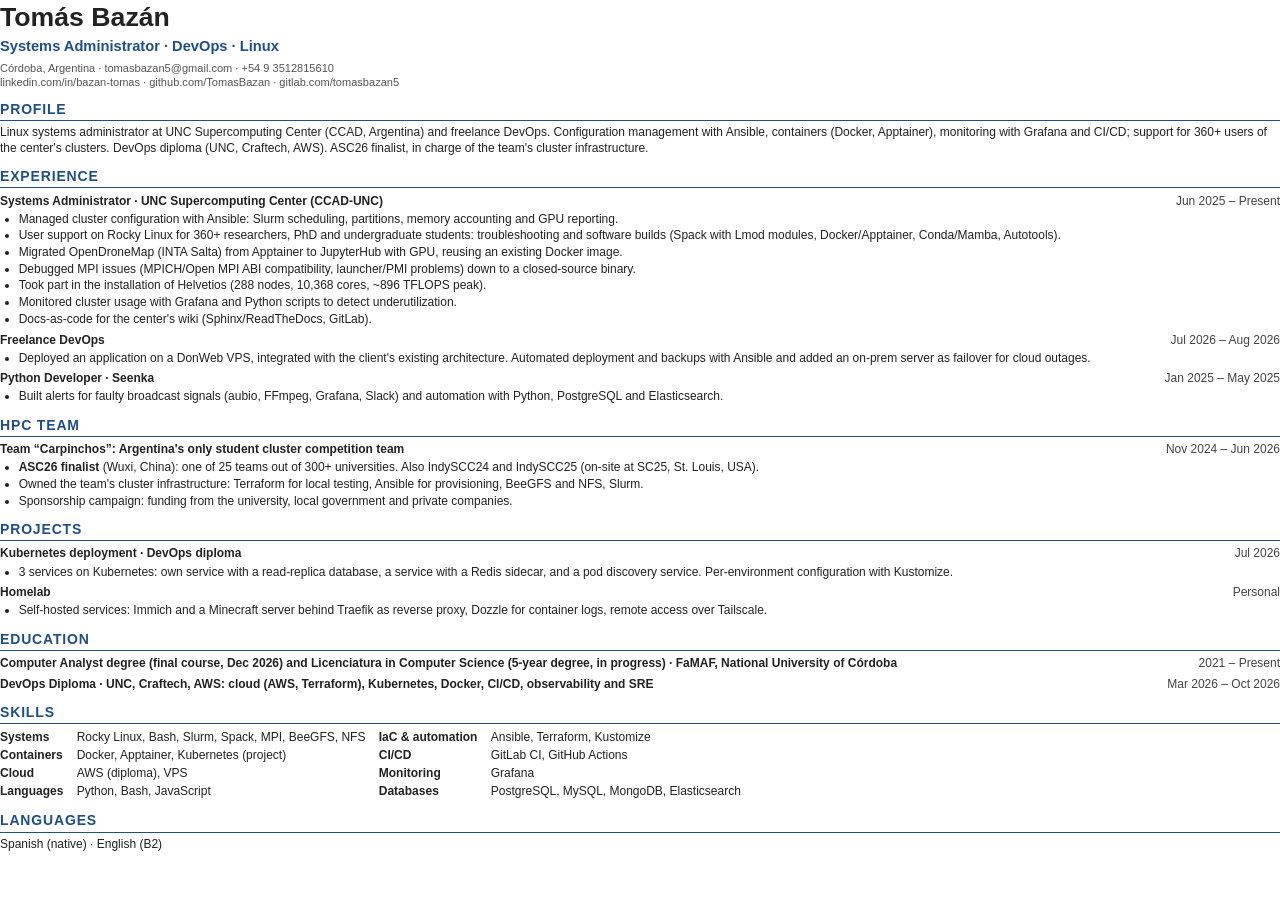
<file: cv-src/cv.html>
<!DOCTYPE html>
<html lang="en">
<head>
<meta charset="utf-8">
<title>Tomás Bazán · CV</title>
<style>
  @page { size: A4; margin: 12mm 16mm; }
  * { box-sizing: border-box; }
  body { margin: 0; font: 9pt/1.28 "Liberation Sans", Arial, sans-serif; color: #222; }
  h1 { font-size: 20pt; margin: 0; }
  .role { color: #1f4e8c; font-weight: bold; font-size: 11pt; margin: 2pt 0 4pt; }
  .contact { color: #555; margin: 0; font-size: 8.3pt; }
  h2 { color: #1f4e8c; font-size: 10.5pt; letter-spacing: 0.06em; text-transform: uppercase;
       border-bottom: 1px solid #1f4e8c; margin: 9pt 0 3pt; padding-bottom: 1pt; }
  .row { display: flex; justify-content: space-between; gap: 12pt; font-weight: bold; margin-top: 4pt; }
  .row span:last-child { font-weight: normal; color: #444; white-space: nowrap; }
  ul { margin: 2pt 0 0; padding-left: 14pt; }
  li { margin: 1pt 0; }
  p { margin: 0; }
  table { border-collapse: collapse; }
  td { padding: 1pt 10pt 1pt 0; vertical-align: top; }
  td:nth-child(odd) { font-weight: bold; white-space: nowrap; }
</style>
</head>
<body>
<h1>Tomás Bazán</h1>
<p class="role">Systems Administrator · DevOps · Linux</p>
<p class="contact">Córdoba, Argentina · tomasbazan5@gmail.com · +54 9 3512815610</p>
<p class="contact">linkedin.com/in/bazan-tomas · github.com/TomasBazan · gitlab.com/tomasbazan5</p>

<h2>Profile</h2>
<p>Linux systems administrator at UNC Supercomputing Center (CCAD, Argentina) and freelance DevOps. Configuration
  management with Ansible, containers (Docker, Apptainer), monitoring with Grafana and CI/CD; support for 360+ users of the
  center's clusters. DevOps diploma (UNC, Craftech, AWS). ASC26 finalist, in charge of the team's cluster infrastructure.</p>

<h2>Experience</h2>
<div class="row"><span>Systems Administrator · UNC Supercomputing Center (CCAD-UNC)</span><span>Jun 2025 – Present</span></div>
<ul>
  <li>Managed cluster configuration with Ansible: Slurm scheduling, partitions, memory accounting and GPU reporting.</li>
  <li>User support on Rocky Linux for 360+ researchers, PhD and undergraduate students: troubleshooting and software
    builds (Spack with Lmod modules, Docker/Apptainer, Conda/Mamba, Autotools).</li>
  <li>Migrated OpenDroneMap (INTA Salta) from Apptainer to JupyterHub with GPU, reusing an existing Docker image.</li>
  <li>Debugged MPI issues (MPICH/Open MPI ABI compatibility, launcher/PMI problems) down to a closed-source binary.</li>
  <li>Took part in the installation of Helvetios (288 nodes, 10,368 cores, ~896 TFLOPS peak).</li>
  <li>Monitored cluster usage with Grafana and Python scripts to detect underutilization.</li>
  <li>Docs-as-code for the center's wiki (Sphinx/ReadTheDocs, GitLab).</li>
</ul>
<div class="row"><span>Freelance DevOps</span><span>Jul 2026 – Aug 2026</span></div>
<ul>
  <li>Deployed an application on a DonWeb VPS, integrated with the client's existing architecture. Automated deployment
    and backups with Ansible and added an on-prem server as failover for cloud outages.</li>
</ul>
<div class="row"><span>Python Developer · Seenka</span><span>Jan 2025 – May 2025</span></div>
<ul>
  <li>Built alerts for faulty broadcast signals (aubio, FFmpeg, Grafana, Slack) and automation with Python,
    PostgreSQL and Elasticsearch.</li>
</ul>

<h2>HPC team</h2>
<div class="row"><span>Team “Carpinchos”: Argentina's only student cluster competition team</span><span>Nov 2024 – Jun 2026</span></div>
<ul>
  <li><b>ASC26 finalist</b> (Wuxi, China): one of 25 teams out of 300+ universities. Also IndySCC24 and IndySCC25
    (on-site at SC25, St. Louis, USA).</li>
  <li>Owned the team's cluster infrastructure: Terraform for local testing, Ansible for provisioning, BeeGFS and NFS, Slurm.</li>
  <li>Sponsorship campaign: funding from the university, local government and private companies.</li>
</ul>

<h2>Projects</h2>
<div class="row"><span>Kubernetes deployment · DevOps diploma</span><span>Jul 2026</span></div>
<ul>
  <li>3 services on Kubernetes: own service with a read-replica database, a service with a Redis sidecar, and a pod
    discovery service. Per-environment configuration with Kustomize.</li>
</ul>
<div class="row"><span>Homelab</span><span>Personal</span></div>
<ul>
  <li>Self-hosted services: Immich and a Minecraft server behind Traefik as reverse proxy, Dozzle for container logs,
    remote access over Tailscale.</li>
</ul>

<h2>Education</h2>
<div class="row"><span>Computer Analyst degree (final course, Dec 2026) and Licenciatura in Computer Science (5-year degree, in progress) · FaMAF,
  National University of Córdoba</span><span>2021 – Present</span></div>
<div class="row"><span>DevOps Diploma · UNC, Craftech, AWS: cloud (AWS, Terraform), Kubernetes, Docker, CI/CD,
  observability and SRE</span><span>Mar 2026 – Oct 2026</span></div>

<h2>Skills</h2>
<table>
  <tr><td>Systems</td><td>Rocky Linux, Bash, Slurm, Spack, MPI, BeeGFS, NFS</td><td>IaC &amp; automation</td><td>Ansible, Terraform, Kustomize</td></tr>
  <tr><td>Containers</td><td>Docker, Apptainer, Kubernetes (project)</td><td>CI/CD</td><td>GitLab CI, GitHub Actions</td></tr>
  <tr><td>Cloud</td><td>AWS (diploma), VPS</td><td>Monitoring</td><td>Grafana</td></tr>
  <tr><td>Languages</td><td>Python, Bash, JavaScript</td><td>Databases</td><td>PostgreSQL, MySQL, MongoDB, Elasticsearch</td></tr>
</table>

<h2>Languages</h2>
<p>Spanish (native) · English (B2)</p>
</body>
</html>
</file>
<file: site/style.css>
/* Cluster: a single-column page built around one visual idea, the scheduler.
   Warm paper / charcoal, Instrument Sans + JetBrains Mono, hairlines instead of boxes.
   Green is reserved for "running" (live things), so it always means the same. */
@font-face { font-family: "Instrument Sans"; font-weight: 400 700; font-display: swap; src: url(fonts/instrument-sans-latin-wght-normal.woff2) format("woff2"); }
@font-face { font-family: "JetBrains Mono"; font-weight: 100 800; font-display: swap; src: url(fonts/jetbrains-mono-latin-wght-normal.woff2) format("woff2"); }

:root {
  color-scheme: light;
  --paper: #f4eee2;
  --ink: #1d1a16;
  --muted: #6c6457;
  --faint: #a69d8d;
  --line: rgb(29 26 22 / 0.12);
  --node: rgb(29 26 22 / 0.09);
  --run: #1f8a4c;
  --run-soft: rgb(31 138 76 / 0.14);
  --done: #3b5bdb;
  --accent: #c2410c;
  --sans: "Instrument Sans", system-ui, sans-serif;
  --mono: "JetBrains Mono", ui-monospace, monospace;
  --w: 60rem;
}
:root[data-theme="dark"] {
  color-scheme: dark;
  --paper: #131210;
  --ink: #ece6da;
  --muted: #9d9586;
  --faint: #6a6357;
  --line: rgb(236 230 218 / 0.12);
  --node: rgb(236 230 218 / 0.08);
  --run: #4ade80;
  --run-soft: rgb(74 222 128 / 0.14);
  --done: #8ea2ff;
  --accent: #fb923c;
}
@media (prefers-color-scheme: dark) {
  :root:not([data-theme="light"]) {
    color-scheme: dark;
    --paper: #131210;
    --ink: #ece6da;
    --muted: #9d9586;
    --faint: #6a6357;
    --line: rgb(236 230 218 / 0.12);
    --node: rgb(236 230 218 / 0.08);
    --run: #4ade80;
    --run-soft: rgb(74 222 128 / 0.14);
    --done: #8ea2ff;
    --accent: #fb923c;
  }
}

* { box-sizing: border-box; }
html { scroll-behavior: smooth; scroll-padding-top: 5rem; }
@media (prefers-reduced-motion: reduce) { html { scroll-behavior: auto; } }
body {
  margin: 0;
  background: var(--paper);
  color: var(--ink);
  font: 1.0625rem/1.65 var(--sans);
  -webkit-font-smoothing: antialiased;
  transition: background 0.3s ease, color 0.3s ease;
}
.sprite { position: absolute; }
a { color: inherit; text-decoration-color: var(--faint); text-underline-offset: 0.2em; }
a:hover { color: var(--accent); text-decoration-color: currentColor; }
:focus-visible { outline: 2px solid var(--accent); outline-offset: 3px; border-radius: 4px; }
svg { flex: none; }
.skip { position: absolute; left: -999px; }
.skip:focus { left: 1rem; top: 1rem; z-index: 20; background: var(--paper); padding: 0.4rem 0.8rem; }

/* ---------- Top bar: thin, translucent, no box ---------- */
.topbar {
  position: sticky;
  top: 0;
  z-index: 10;
  display: flex;
  align-items: center;
  gap: 1.5rem;
  max-width: calc(var(--w) + 2.5rem);
  margin: 0 auto;
  padding: 0.9rem 1.25rem;
  background: color-mix(in srgb, var(--paper) 82%, transparent);
  backdrop-filter: blur(10px);
  -webkit-backdrop-filter: blur(10px);
  font: 0.8rem var(--mono);
}
.brand { font-weight: 700; text-decoration: none; letter-spacing: 0.02em; }
.cursor { color: var(--run); animation: blink 1.1s steps(1) infinite; }
@keyframes blink { 50% { opacity: 0; } }
.topbar nav { display: flex; gap: 1.25rem; margin-left: auto; overflow-x: auto; scrollbar-width: none; }
.topbar nav a { color: var(--muted); text-decoration: none; white-space: nowrap; position: relative; }
.topbar nav a:hover, .topbar nav a.active { color: var(--ink); }
.topbar nav a.active::after { content: ""; position: absolute; left: 0; right: 0; bottom: -0.35rem; height: 2px; border-radius: 2px; background: var(--run); }
.theme {
  display: grid;
  place-items: center;
  width: 2rem;
  height: 2rem;
  padding: 0;
  border: 0;
  border-radius: 50%;
  background: transparent;
  color: var(--muted);
  cursor: pointer;
}
.theme:hover { color: var(--ink); background: var(--node); }

main { max-width: calc(var(--w) + 2.5rem); margin: 0 auto; padding: 0 1.25rem 5rem; }

/* ---------- Hero ---------- */
.hero {
  display: grid;
  grid-template-columns: minmax(0, 1fr) 15rem;
  column-gap: 3rem;
  padding: 4.5rem 0 1rem;
}
.hero > * { grid-column: 1; }
.hero > .weeks { grid-column: 1 / -1; }
.portrait {
  grid-column: 2;
  grid-row: 1 / span 5;
  align-self: center;
  width: 100%;
  height: auto;
  border-radius: 1.25rem;
  object-fit: cover;
}
.hero-id { display: flex; align-items: center; gap: 0.9rem; margin-bottom: 1.75rem; }
.eyebrow { margin: 0; font: 0.78rem var(--mono); color: var(--muted); }
.dot {
  display: inline-block;
  width: 0.5rem;
  height: 0.5rem;
  margin-right: 0.55rem;
  border-radius: 50%;
  background: var(--run);
  box-shadow: 0 0 0 0 var(--run);
  animation: ping 2s ease-out infinite;
}
@keyframes ping { to { box-shadow: 0 0 0 6px transparent; } }
h1 {
  margin: 0;
  font-size: clamp(3rem, 9vw, 6.25rem);
  font-weight: 650;
  line-height: 0.95;
  letter-spacing: -0.045em;
}
.role { margin: 0.9rem 0 0; font-size: clamp(1.25rem, 2.6vw, 1.75rem); font-weight: 500; letter-spacing: -0.015em; }
.role span { color: var(--muted); }
.lede { max-width: 38rem; margin: 1.25rem 0 0; color: var(--muted); font-size: 1.15rem; }
.actions { display: flex; flex-wrap: wrap; align-items: center; gap: 0.5rem; margin: 2rem 0 0; }
.primary {
  display: inline-flex;
  align-items: center;
  gap: 0.5rem;
  margin-right: 0.75rem;
  padding: 0.7rem 1.2rem;
  border-radius: 999px;
  background: var(--ink);
  color: var(--paper);
  font-weight: 600;
  text-decoration: none;
  transition: transform 0.2s ease, background 0.2s ease;
}
.primary:hover { color: var(--paper); background: var(--accent); transform: translateY(-1px); }
.icon-link {
  display: grid;
  place-items: center;
  width: 2.5rem;
  height: 2.5rem;
  border-radius: 50%;
  color: var(--muted);
  transition: color 0.2s ease, background 0.2s ease;
}
.icon-link:hover { color: var(--ink); background: var(--node); }

/* Weeks: one cell per week since 2021 (a row per year), shaded by how many jobs ran at once.
   Same data as the timeline, so it is a real picture of the workload, not decoration. */
.weeks { margin: 4rem 0 0; }
.weeks-grid { display: grid; grid-template-columns: 2.75rem repeat(52, minmax(0, 1fr)); gap: 3px; align-items: center; }
.weeks-grid .year { font: 0.68rem var(--mono); color: var(--faint); }
.weeks-grid i {
  aspect-ratio: 1;
  border-radius: 3px;
  background: var(--node);
  transform: scale(0.4);
  opacity: 0;
  transition: transform 0.35s ease, opacity 0.35s ease, background 0.2s ease;
}
.weeks-grid.on i { transform: none; opacity: 1; transition-delay: calc(var(--i) * 3ms); }
.weeks i[data-load="1"] { background: color-mix(in srgb, var(--run) 18%, var(--node)); }
.weeks i[data-load="2"] { background: color-mix(in srgb, var(--run) 36%, var(--node)); }
.weeks i[data-load="3"] { background: color-mix(in srgb, var(--run) 55%, var(--node)); }
.weeks i[data-load="4"] { background: color-mix(in srgb, var(--run) 75%, var(--node)); }
.weeks i[data-load="5"] { background: var(--run); }
.weeks i[data-load="6"] { background: color-mix(in srgb, var(--run) 60%, var(--ink)); }
.weeks-grid i.future { background: transparent; box-shadow: inset 0 0 0 1px var(--line); }
.weeks-grid i.now { box-shadow: 0 0 0 2px var(--paper), 0 0 0 3px var(--run); }
.weeks-grid.settled i { transition-delay: 0s; transition-duration: 0.12s; }
.weeks-grid i:hover { transform: scale(1.35); transition-delay: 0s; }
.weeks figcaption {
  display: flex;
  flex-wrap: wrap;
  justify-content: space-between;
  gap: 0.5rem 2rem;
  margin-top: 1rem;
  font: 0.75rem var(--mono);
  color: var(--muted);
}
.weeks b { color: var(--ink); font-weight: 600; }
.readout { color: var(--run); }
.scale { white-space: nowrap; }
.scale i { display: inline-block; margin: 0 1px; width: 0.7rem; height: 0.7rem; border-radius: 2px; vertical-align: -0.1rem; }

/* ---------- Stats: big numbers, no boxes ---------- */
.stats {
  display: grid;
  grid-template-columns: repeat(3, minmax(0, 1fr));
  gap: 2.5rem;
  margin: 5rem 0 0;
}
.stats p { margin: 0; }
.stats b {
  font-size: clamp(2.6rem, 5.5vw, 3.75rem);
  font-weight: 650;
  line-height: 1;
  letter-spacing: -0.04em;
  font-variant-numeric: tabular-nums;
}
.stats i { font-style: normal; font-size: 2rem; color: var(--run); }
.stats span { display: block; max-width: 16rem; margin-top: 0.6rem; color: var(--muted); font-size: 0.95rem; line-height: 1.5; }

/* ---------- Sections ---------- */
section:not(.hero) { margin-top: 7rem; }
h2 {
  display: flex;
  align-items: baseline;
  gap: 0.9rem;
  margin: 0 0 2.25rem;
  font-size: clamp(1.9rem, 4vw, 2.6rem);
  font-weight: 650;
  letter-spacing: -0.035em;
  line-height: 1.1;
}
.num { font: 500 0.8rem var(--mono); color: var(--faint); letter-spacing: 0; }
h3 { margin: 0; font-size: 1.3rem; font-weight: 600; letter-spacing: -0.015em; line-height: 1.3; }
.org { margin: 0.15rem 0 0; color: var(--muted); }
.stack { margin: 1rem 0 0; font: 0.76rem/1.7 var(--mono); color: var(--muted); }
ul { padding-left: 1.1rem; }
li { margin: 0.4rem 0; }
li::marker { color: var(--faint); }

@supports (animation-timeline: view()) {
  @media (prefers-reduced-motion: no-preference) {
    section:not(.hero), .role-entry {
      animation: rise linear both;
      animation-timeline: view();
      animation-range: entry 0% entry 35%;
    }
  }
}
@keyframes rise { from { opacity: 0; transform: translateY(1.5rem); } }

/* ---------- Timeline (Gantt) ---------- */
.gantt { --label-w: 19rem; --gap: 1.5rem; }
.axis {
  position: relative;
  height: 1.5rem;
  margin-right: calc(var(--label-w) + var(--gap));
  border-bottom: 1px solid var(--line);
  font: 0.7rem var(--mono);
  color: var(--faint);
}
.axis span { position: absolute; bottom: 0.35rem; transform: translateX(-50%); }
.axis span:first-child { transform: none; }
.axis span:last-child { transform: translateX(-100%); }
.gantt.ready .axis::after {
  content: "";
  position: absolute;
  left: var(--now);
  top: 100%;
  height: calc(var(--rows) * 2.4rem + 0.5rem);
  border-left: 1px dashed var(--run);
  opacity: 0.7;
}
.jobs { list-style: none; margin: 0.25rem 0 0; padding: 0; }
.job { margin: 0; --bar: var(--done); }
.job.running { --bar: var(--run); }
.job a {
  display: grid;
  grid-template-columns: minmax(0, 1fr) var(--label-w);
  column-gap: var(--gap);
  align-items: center;
  height: 2.4rem;
  text-decoration: none;
  border-radius: 6px;
}
.job a:hover .label { color: var(--ink); }
.job a:hover .bar { filter: brightness(1.15); height: 12px; }
.track { position: relative; height: 12px; display: flex; align-items: center; }
.gantt:not(.ready) .track { visibility: hidden; }
.bar {
  position: absolute;
  left: var(--start);
  width: 0;
  height: 8px;
  border-radius: 999px;
  background: var(--bar);
  transition: width 1s cubic-bezier(0.2, 0.7, 0.2, 1), height 0.15s ease;
}
.gantt.grown .bar { width: var(--len); min-width: 8px; }
.job.running .bar::after {
  content: "";
  position: absolute;
  right: -3px;
  top: 50%;
  width: 10px;
  height: 10px;
  margin-top: -5px;
  border-radius: 50%;
  background: var(--run);
  animation: ping 1.8s ease-out infinite;
}
.label { color: var(--muted); font-size: 0.95rem; white-space: nowrap; overflow: hidden; text-overflow: ellipsis; transition: color 0.15s ease; }
.label small { margin-left: 0.4rem; font: 0.7rem var(--mono); color: var(--faint); }
.legend { display: flex; gap: 1.5rem; margin: 1.25rem 0 0; font: 0.72rem var(--mono); color: var(--muted); }
.legend span::before { content: ""; display: inline-block; width: 1.4rem; height: 6px; margin-right: 0.5rem; border-radius: 999px; vertical-align: middle; }
.legend .run::before { background: var(--run); }
.legend .done::before { background: var(--done); }

/* ---------- Work ---------- */
.role-entry {
  display: grid;
  grid-template-columns: 11rem minmax(0, 1fr);
  gap: 2rem;
  padding: 2.25rem 0;
  border-top: 1px solid var(--line);
}
.role-entry:first-of-type { border-top: 0; padding-top: 0; }
.when { margin: 0.3rem 0 0; font: 0.78rem var(--mono); color: var(--muted); }
.state { display: block; width: fit-content; margin-bottom: 0.35rem; font-weight: 700; font-size: 0.68rem; letter-spacing: 0.06em; color: var(--done); }
.state.run { color: var(--run); }
.state.run::before { content: ""; display: inline-block; width: 6px; height: 6px; margin-right: 0.4rem; border-radius: 50%; background: var(--run); vertical-align: middle; animation: ping 2s ease-out infinite; }
.role-entry ul { margin: 0.9rem 0 0; }
details { margin-top: 0.25rem; }
details ul { margin-top: 0.4rem; }
summary {
  width: fit-content;
  margin-left: 1.1rem;
  font: 0.78rem var(--mono);
  color: var(--accent);
  cursor: pointer;
  list-style: none;
}
summary::-webkit-details-marker { display: none; }
summary::before { content: "+ "; }
details[open] summary::before { content: "− "; }
details[open] summary { font-size: 0; }
details[open] summary::before { font-size: 0.78rem; content: "− show less"; }

/* ---------- HPC team: milestones on a line ---------- */
.intro { max-width: 40rem; margin: 0; color: var(--muted); font-size: 1.15rem; }
.milestones {
  position: relative;
  display: grid;
  grid-template-columns: repeat(3, minmax(0, 1fr));
  gap: 1.5rem;
  margin: 2.5rem 0 0;
  padding: 1.75rem 0 0;
  list-style: none;
}
.milestones::before { content: ""; position: absolute; left: 0; right: 0; top: 5px; height: 1px; background: var(--line); }
.milestones li { position: relative; margin: 0; }
.milestones li::before {
  content: "";
  position: absolute;
  top: calc(-1.75rem + 1px);
  left: 0;
  width: 9px;
  height: 9px;
  border-radius: 50%;
  background: var(--paper);
  border: 2px solid var(--done);
}
.milestones .peak::before { border-color: var(--accent); }
.milestones b { display: block; font-size: 1.15rem; font-weight: 600; letter-spacing: -0.01em; }
.milestones .peak b { color: var(--accent); }
.m-date { display: block; font: 0.72rem var(--mono); color: var(--faint); margin-bottom: 0.2rem; }
.milestones span:last-child { color: var(--muted); font-size: 0.92rem; }
.cols { display: grid; grid-template-columns: repeat(3, minmax(0, 1fr)); gap: 1.5rem; margin: 2.5rem 0 0; padding: 0; list-style: none; color: var(--muted); font-size: 0.95rem; }
.cols li { margin: 0; padding-top: 0.9rem; border-top: 1px solid var(--line); }

/* ---------- Projects ---------- */
.projects { display: grid; grid-template-columns: repeat(2, minmax(0, 1fr)); gap: 3.5rem; }
.projects article p { color: var(--muted); }
.kicker { margin: 0 0 0.4rem; font: 0.72rem var(--mono); color: var(--faint) !important; }
.diagram { display: block; width: 100%; max-width: 22rem; margin-top: 1.25rem; overflow: visible; }
.d-node rect { fill: var(--node); stroke: var(--line); }
.d-node.accent rect { fill: var(--run-soft); stroke: var(--run); }
.d-node.ghost rect { fill: none; stroke-dasharray: 3 3; stroke: var(--faint); }
.d-node text { fill: var(--ink); font: 11px var(--mono); text-anchor: middle; }
.d-link { fill: none; stroke: var(--faint); stroke-width: 1.2; }
.d-link.dashed { stroke-dasharray: 3 3; }
@media (prefers-reduced-motion: no-preference) {
  .d-link:not(.dashed) { stroke-dasharray: 4 5; animation: flow 1.2s linear infinite; }
}
@keyframes flow { to { stroke-dashoffset: -9; } }

/* ---------- Education / Skills ---------- */
.rows { margin: 0; }
.rows div { display: grid; grid-template-columns: 11rem minmax(0, 1fr); gap: 2rem; padding: 0.85rem 0; border-top: 1px solid var(--line); }
.rows div:first-child { border-top: 0; }
.rows dt { font: 0.78rem/1.9 var(--mono); color: var(--muted); }
.rows dd { margin: 0; }
.rows dd b { display: block; font-weight: 600; }
#education dd { color: var(--muted); }
#education dd b { color: var(--ink); }

/* ---------- Contact: same level as the rest, mail last ---------- */
.contact { display: flex; flex-wrap: wrap; gap: 0.9rem 1.75rem; font-size: 0.95rem; margin: 0; padding: 0; list-style: none; }
.contact li { margin: 0; }
.contact a { display: inline-flex; align-items: center; gap: 0.55rem; text-decoration: none; color: var(--muted); }
.contact a:hover { color: var(--ink); }

/* ---------- Small screens ---------- */
@media (max-width: 48rem) {
  .topbar nav { display: none; }
  .theme { margin-left: auto; }
  .hero { grid-template-columns: minmax(0, 1fr) 5.5rem; column-gap: 1rem; padding-top: 2.5rem; }
  .portrait { grid-row: 1 / span 2; align-self: start; border-radius: 0.75rem; }
  .hero > .role, .hero > .lede, .hero > .actions { grid-column: 1 / -1; }
  .primary { margin-right: 0.25rem; padding: 0.65rem 1rem; }
  .icon-link { width: 2.2rem; height: 2.2rem; }
  .actions { gap: 0.25rem; }
  .weeks-grid { grid-template-columns: 2rem repeat(52, minmax(0, 1fr)); gap: 1.5px; }
  .weeks-grid i { border-radius: 1px; }
  .stats, .milestones, .cols, .projects { grid-template-columns: 1fr; }
  .contact { flex-direction: column; }
  .stats { gap: 2rem; }
  section:not(.hero) { margin-top: 5rem; }
  .role-entry, .rows div { grid-template-columns: 1fr; gap: 0.5rem; }
  .gantt { --label-w: 0rem; --gap: 0rem; }
  .job a { grid-template-columns: 1fr; height: auto; padding: 0.4rem 0; }
  .label { order: -1; margin-bottom: 0.35rem; white-space: normal; font-size: 0.9rem; }
  .gantt.ready .axis::after { display: none; }
}
@media (prefers-reduced-motion: reduce) {
  *, *::before, *::after { animation: none !important; transition: none !important; }
}
</file>
<file: previews/source/style.css>
/* Palette: warm paper, ink and oxblood. Links and body text never rely on the
   accent alone, so contrast holds in both schemes. */
:root {
  color-scheme: light dark;
  --paper: #f1ece2;
  --surface: #f8f5ef;
  --ink: #23201c;
  --muted: #6b6258;
  --line: #d6cdbf;
  --accent: #8a2a1c;
  --on-accent: #f8f5ef;

  --serif: "Iowan Old Style", "Charter", "Bitstream Charter", "Sitka Text", Cambria, Georgia, serif;
  --sans: system-ui, -apple-system, "Segoe UI", Roboto, "Helvetica Neue", Arial, sans-serif;
  --mono: ui-monospace, "SF Mono", "Cascadia Mono", "JetBrains Mono", Menlo, Consolas, monospace;
}

@media (prefers-color-scheme: dark) {
  :root {
    --paper: #181513;
    --surface: #201c19;
    --ink: #ebe4d8;
    --muted: #a3988a;
    --line: #3a322b;
    --accent: #d06a58;
    --on-accent: #181513;
  }
}

* { box-sizing: border-box; }

html { scroll-behavior: smooth; }
@media (prefers-reduced-motion: reduce) {
  html { scroll-behavior: auto; }
}

body {
  margin: 0;
  background: var(--paper);
  color: var(--ink);
  font-family: var(--sans);
  font-size: 1rem;
  line-height: 1.6;
}

.sprite { display: none; }

.icon {
  width: 1.1em;
  height: 1.1em;
  flex: none;
  vertical-align: -0.18em;
}

a {
  color: inherit;
  text-decoration: underline;
  text-decoration-color: var(--accent);
  text-decoration-thickness: 1px;
  text-underline-offset: 3px;
}
a:hover { text-decoration-thickness: 2px; color: var(--accent); }
a:focus-visible {
  outline: 2px solid var(--accent);
  outline-offset: 3px;
}

h1, h2, h3 { font-family: var(--serif); font-weight: 600; line-height: 1.25; }

/* ---------- Layout ---------- */

.layout {
  max-width: 52rem;
  margin: 0 auto;
  padding: 2.5rem 1.25rem 3rem;
}

/* Header: identity, CV and links flush left with the sections, photo on the right */
.profile {
  display: grid;
  grid-template-columns: minmax(0, 1fr) 9rem;
  column-gap: 2rem;
  align-items: start;
  margin-bottom: 1.5rem;
}
.profile > *, .profile::before, .profile::after { grid-column: 1; }
.profile > :last-child { margin-bottom: 0; }
.profile > .photo-frame { grid-column: 2; grid-row: 1 / span 6; justify-self: end; width: 100%; margin: 0; }
@media (max-width: 40rem) {
  .profile { grid-template-columns: minmax(0, 1fr) 5.5rem; column-gap: 1.25rem; }
  .profile > .photo-frame { grid-row: 1 / span 2; }
  .profile > .facts, .profile > .downloads, .profile > .social, .profile::after { grid-column: 1 / -1; }
}

/* ---------- Profile header ---------- */

.photo-frame {
  max-width: 15rem;
  border: 1px solid var(--ink);
  box-shadow: 0.6rem 0.6rem 0 var(--accent);
  background: var(--line);
}
.photo {
  display: block;
  width: 100%;
  height: auto;
  aspect-ratio: 4 / 5;
  object-fit: cover;
  filter: grayscale(1) contrast(1.05);
  transition: filter 0.3s ease;
}
.photo:hover { filter: none; }

h1 {
  margin: 0;
  font-size: 2.4rem;
  letter-spacing: -0.01em;
}

.headline {
  margin: 0.5rem 0 1.25rem;
  font-family: var(--mono);
  font-size: 0.875rem;
  text-transform: uppercase;
  letter-spacing: 0.06em;
  color: var(--accent);
}

.facts {
  list-style: none;
  margin: 0 0 1.5rem;
  padding: 0;
  font-size: 0.9375rem;
  color: var(--muted);
}
.facts li { display: flex; gap: 0.5rem; align-items: baseline; margin-bottom: 0.3rem; }
.facts .icon { color: var(--ink); }

.downloads {
  display: flex;
  flex-wrap: wrap;
  gap: 0.6rem;
  margin-bottom: 1.5rem;
}

.button {
  display: inline-flex;
  align-items: center;
  gap: 0.45rem;
  padding: 0.55rem 0.95rem;
  border: 1px solid var(--accent);
  background: var(--accent);
  color: var(--on-accent);
  font-family: var(--mono);
  font-size: 0.8125rem;
  font-weight: 600;
  letter-spacing: 0.02em;
  text-decoration: none;
  transition: background 0.15s ease, color 0.15s ease;
}
.button:hover { background: transparent; color: var(--accent); }
.button-alt { background: transparent; color: var(--accent); }
.button-alt:hover { background: var(--accent); color: var(--on-accent); }

.social {
  display: flex;
  gap: 0.5rem;
  list-style: none;
  margin: 0 0 2rem;
  padding: 0;
}
.social a {
  display: grid;
  place-items: center;
  width: 2.5rem;
  height: 2.5rem;
  border: 1px solid var(--line);
  color: var(--ink);
  transition: border-color 0.15s ease, color 0.15s ease;
}
.social a:hover { border-color: var(--accent); color: var(--accent); }
.social .icon { width: 1.15rem; height: 1.15rem; }

nav {
  display: flex;
  flex-wrap: wrap;
  gap: 0.35rem 1rem;
  font-family: var(--mono);
  font-size: 0.8125rem;
}
nav a { text-decoration: none; color: var(--muted); }
nav a:hover { color: var(--accent); }

/* Section nav: sticks to the top while scrolling */
nav {
  position: sticky;
  top: 0;
  z-index: 5;
  margin: 0 0 2.5rem;
  padding: 0.75rem 0;
  border-bottom: 1px solid var(--line);
  background: var(--paper);
}

/* ---------- Sections ---------- */

main { min-width: 0; }

section { padding-top: 1rem; margin-bottom: 3.5rem; scroll-margin-top: 6rem; }

h2 {
  display: flex;
  align-items: center;
  gap: 0.6rem;
  margin: 0 0 1.5rem;
  padding-bottom: 0.6rem;
  border-bottom: 1px solid var(--ink);
  font-size: 1.6rem;
}
h2 .icon { color: var(--accent); width: 1.3rem; height: 1.3rem; }

h3 { margin: 0; font-size: 1.15rem; }

.subhead {
  display: flex;
  align-items: center;
  gap: 0.5rem;
  margin: 2rem 0 0.5rem;
}
.subhead .icon { color: var(--accent); }

.lede {
  font-family: var(--serif);
  font-size: 1.3rem;
  line-height: 1.5;
  margin-top: 0;
}

.date {
  margin: 0 0 0.2rem;
  font-family: var(--mono);
  font-size: 0.8125rem;
  color: var(--muted);
}

.org { margin: 0.1rem 0 0.6rem; color: var(--muted); }

ul { margin: 0.5rem 0; padding-left: 1.2rem; }
li { margin-bottom: 0.4rem; }
li::marker { color: var(--accent); }

/* About: key figures */

.figures {
  display: grid;
  grid-template-columns: repeat(auto-fit, minmax(12rem, 1fr));
  gap: 0;
  margin: 2rem 0 0;
  border-top: 1px solid var(--line);
  border-bottom: 1px solid var(--line);
}
.figures div { padding: 1.1rem 1.25rem 1.1rem 0; }
.figures div + div { padding-left: 1.25rem; border-left: 1px solid var(--line); }
.figures dt {
  font-family: var(--serif);
  font-size: 2.4rem;
  line-height: 1;
  color: var(--accent);
}
.figures dd { margin: 0.5rem 0 0; font-size: 0.875rem; color: var(--muted); }

@media (max-width: 40rem) {
  .figures div, .figures div + div { padding: 1rem 0; border-left: 0; }
  .figures div + div { border-top: 1px solid var(--line); }
}

/* Timelines (experience, education) */

.timeline {
  list-style: none;
  margin: 0;
  padding: 0 0 0 1.5rem;
  border-left: 1px solid var(--line);
}
.timeline > .entry { position: relative; margin-bottom: 2.25rem; }
.timeline > .entry:last-child { margin-bottom: 0; }
.timeline > .entry::before {
  content: "";
  position: absolute;
  left: calc(-1.5rem - 5px);
  top: 0.35rem;
  width: 9px;
  height: 9px;
  background: var(--accent);
}

/* Tags */

.tags {
  display: flex;
  flex-wrap: wrap;
  gap: 0.35rem;
  list-style: none;
  margin: 0.8rem 0 0;
  padding: 0;
}
.tags li {
  margin: 0;
  padding: 0.1rem 0.5rem;
  border: 1px solid var(--line);
  background: var(--surface);
  font-family: var(--mono);
  font-size: 0.75rem;
  color: var(--ink);
}

/* Competitions panel */

.panel {
  padding: 1.5rem;
  background: var(--surface);
  border: 1px solid var(--line);
  border-top: 3px solid var(--accent);
}
.panel .org { margin-bottom: 1.25rem; }

.events {
  display: grid;
  grid-template-columns: repeat(auto-fit, minmax(10rem, 1fr));
  gap: 0.75rem;
  list-style: none;
  margin: 0 0 1.25rem;
  padding: 0;
}
.events li {
  display: flex;
  flex-direction: column;
  margin: 0;
  padding: 0.75rem 0.9rem;
  border: 1px solid var(--line);
  background: var(--paper);
}
.events .event { font-family: var(--serif); font-weight: 600; font-size: 1.05rem; }
.events .where { font-size: 0.8125rem; color: var(--muted); }
.events li:last-child { border-color: var(--accent); }
.events li:last-child .event { color: var(--accent); }

/* Project cards */

.cards {
  display: grid;
  grid-template-columns: repeat(auto-fit, minmax(16rem, 1fr));
  gap: 1rem;
}
.card {
  display: flex;
  flex-direction: column;
  padding: 1.25rem;
  background: var(--surface);
  border: 1px solid var(--line);
  transition: border-color 0.15s ease;
}
.card:hover { border-color: var(--ink); }
.card p { margin: 0.4rem 0 0; }
.card .tags { margin-top: auto; padding-top: 1rem; }
.more {
  display: inline-flex;
  align-items: center;
  gap: 0.3rem;
  margin-top: 0.9rem;
  font-family: var(--mono);
  font-size: 0.8125rem;
}

/* Skills */

.skills { margin: 0; }
.skills > div {
  display: grid;
  grid-template-columns: 11rem minmax(0, 1fr);
  gap: 1rem;
  padding: 0.75rem 0;
  border-bottom: 1px dashed var(--line);
}
.skills dt { font-family: var(--serif); font-weight: 600; padding-top: 0.15rem; }
.skills dd { margin: 0; }
.skills .tags { margin: 0; }

@media (max-width: 40rem) {
  .skills > div { grid-template-columns: 1fr; gap: 0.4rem; }
}

/* Contact */

.links { list-style: none; padding: 0; margin-top: 1rem; }
.links a { display: inline-flex; align-items: center; gap: 0.6rem; }

/* ---------- Print ---------- */

@media print {
  nav, .downloads, .social, footer, .photo-frame { display: none; }
  .layout { display: block; padding: 0; }
  body { background: #fff; color: #000; }
}
</file>
<file: previews/blueprint-papel/theme.css>
/* Blueprint · papel: the same technical drawing, printed on white paper.
   Navy ink, faint blue grid, red-pencil marks, duotone portrait, sentence-case headings. */
@import url(base.css);

:root, :root:not(#x) {
  color-scheme: light dark;
  --paper: #f7f9fc;
  --surface: #ffffff;
  --ink: #0b2e59;
  --muted: #4d6584;
  --line: #b9c9de;
  --accent: #1554b8;
  --redline: #d0313d;
  --on-accent: #ffffff;
  --grid: rgb(21 84 184 / 0.09);
}
body {
  background-image:
    linear-gradient(var(--grid) 1px, transparent 1px),
    linear-gradient(90deg, var(--grid) 1px, transparent 1px),
    linear-gradient(rgb(21 84 184 / 0.04) 1px, transparent 1px),
    linear-gradient(90deg, rgb(21 84 184 / 0.04) 1px, transparent 1px);
}

/* Duotone portrait: blue layer coloring a greyscale photo */
.photo-frame { border-color: var(--ink); }
.photo, .photo:hover { filter: grayscale(1) contrast(1.1); mix-blend-mode: normal; }
.photo-frame::before {
  content: "";
  position: absolute;
  inset: 0;
  background: #1554b8;
  mix-blend-mode: color;
  z-index: 1;
  pointer-events: none;
  transition: opacity 0.3s ease;
}
.photo-frame:hover::before { opacity: 0; }
.photo-frame:hover .photo { filter: none; }

h2 { text-transform: none; letter-spacing: -0.005em; font-family: var(--sans); font-size: 1.45rem; }
h2::before { font-family: var(--mono); font-size: 0.8rem; color: var(--redline); border-color: var(--redline); }
.headline { color: var(--accent); }
.figures dt { color: var(--accent); }
.button-alt { color: var(--accent); }
.timeline > .entry::before { border-color: var(--redline); box-shadow: inset 0 0 0 2px var(--paper), inset 0 0 0 4px var(--redline); }
ul:not([class]) > li::marker { color: var(--redline); }
.panel { border-top-color: var(--accent); }
.card:hover { border-color: var(--accent); }
nav a::before { color: var(--redline); }

/* Dark: the former "Blueprint · noche". Deeper navy, major grid only, cyan accent,
   natural photo on hover, solid thin lines. */
@media (prefers-color-scheme: dark) {
  :root, :root:not(#x) {
    --paper: #0a1d36;
    --surface: rgb(255 255 255 / 0.03);
    --ink: #e8f0fb;
    --muted: #9db2cf;
    --line: rgb(232 240 251 / 0.18);
    --accent: #7cd4ff;
    --redline: var(--accent);
    --on-accent: #0a1d36;
    --grid: rgb(232 240 251 / 0.05);
  }
  body {
    background-image:
      linear-gradient(var(--grid) 1px, transparent 1px),
      linear-gradient(90deg, var(--grid) 1px, transparent 1px);
    background-size: 120px 120px, 120px 120px;
  }

  .photo-frame { outline: 0; border-color: var(--line); margin-bottom: 2.75rem; }
  .photo-frame::before { display: none; }
  .photo { filter: grayscale(1) contrast(1.05); }

  h2 { border-bottom-color: var(--line); }
  h2::after { border-color: var(--line); }

  .figures { border-top-style: solid; border-bottom-style: solid; border-color: var(--line); }
  .figures div + div { border-left-style: solid; }
  .timeline { border-left-style: solid; }
  .social a, .tags li, .panel, .card, .events li { border-style: solid; border-width: 1px; }
  .panel { border-top-color: var(--accent); }
  .tags li { border-color: var(--line); }
  .lede { font-size: 1.25rem; }
}
</file>
